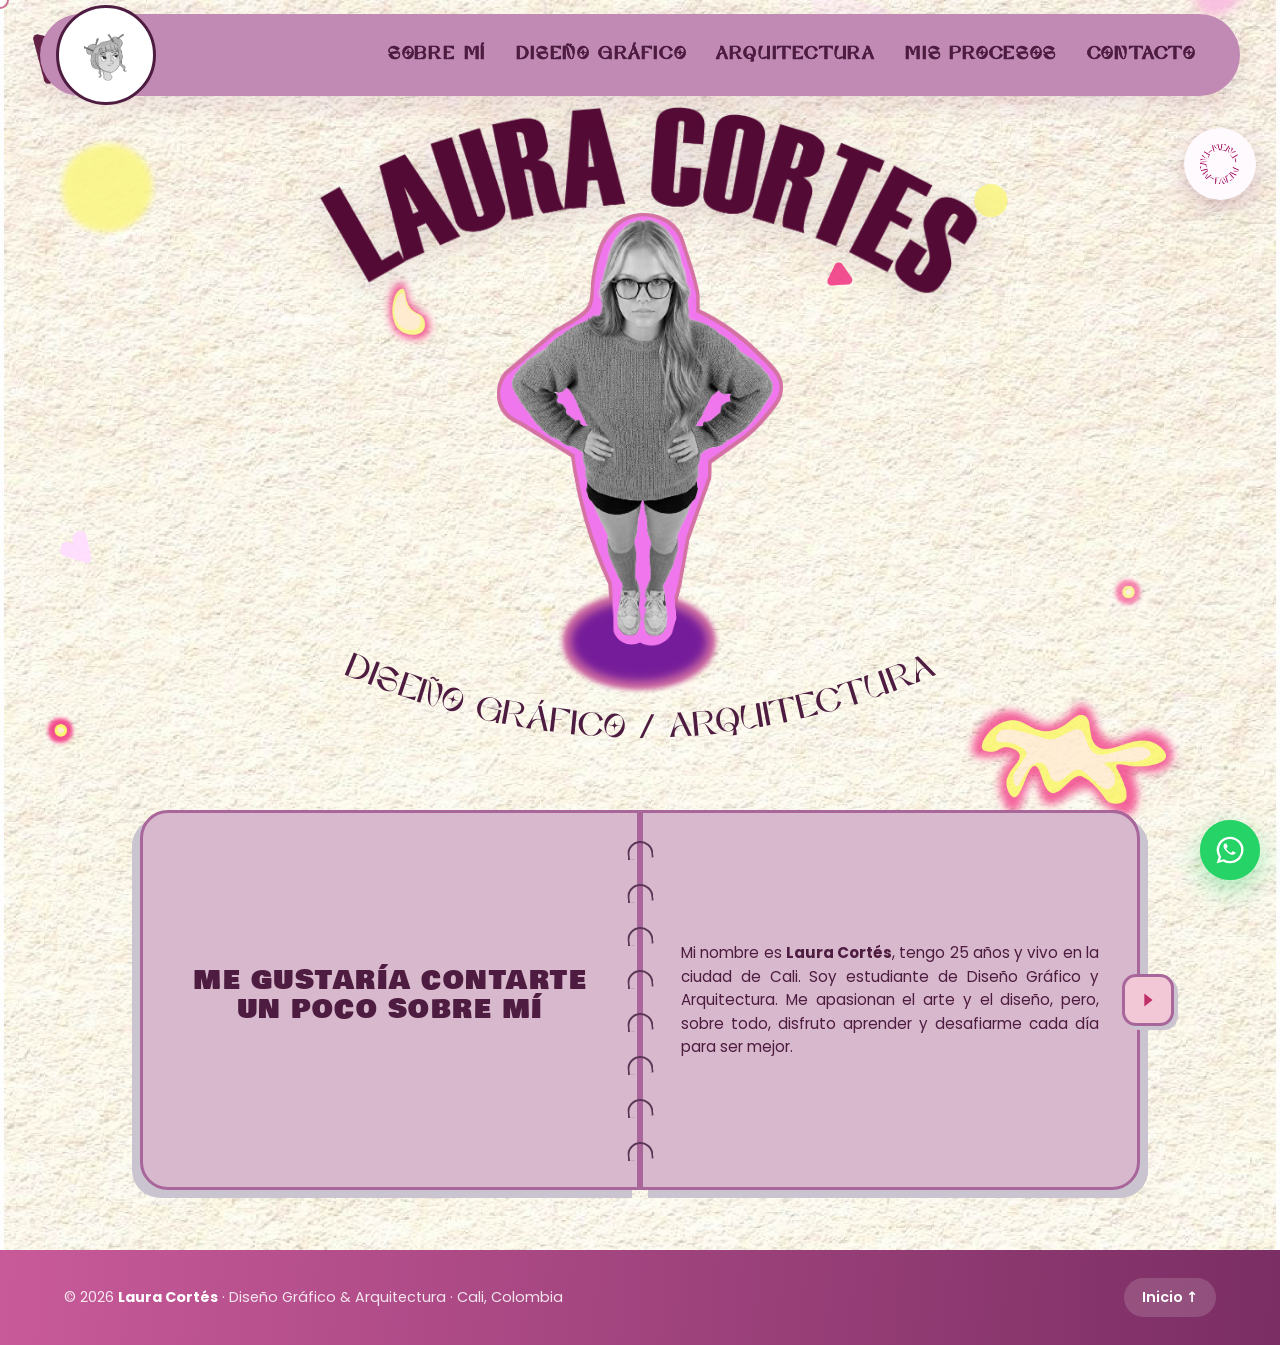
<file: index.html>
<!DOCTYPE html>
<!--
    ============================================================
    PÁGINA DE INICIO (HOME)
    Portafolio de Laura Cortés · Diseño Gráfico & Arquitectura
    Contenido: Hero de bienvenida + sección "Sobre mí" (libro)
    ============================================================
-->
<html lang="es">
<head>
    <!-- Configuración básica de la página -->
    <meta charset="UTF-8">
    <meta name="viewport" content="width=device-width, initial-scale=1.0">
    <title>Laura Cortés — Portafolio · Diseño Gráfico & Arquitectura</title>
    <meta name="description" content="Portafolio de Laura Cortés — Diseñadora Gráfica y Arquitecta en formación. Branding, ilustración, editorial, vivienda y espacio público desde Cali, Colombia.">
    <meta name="theme-color" content="#b878ad">
    <link rel="icon" href="img/mi-logo.ico.ico" type="image/x-icon">

    <!-- Tipografías de Google Fonts -->
    <link rel="preconnect" href="https://fonts.googleapis.com">
    <link rel="preconnect" href="https://fonts.gstatic.com" crossorigin>
    <link href="https://fonts.googleapis.com/css2?family=Abril+Fatface&family=Bowlby+One+SC&family=Caveat:wght@400;700&family=Oswald:wght@400;500;600;700&family=Playfair+Display:wght@400;700;900&family=Poppins:wght@300;400;500;600;700&display=swap" rel="stylesheet">

    <!-- Hoja de estilos del proyecto -->
    <link rel="stylesheet" href="css/styles.css">
</head>
<body>

    <!-- Detalles decorativos: punto que sigue el cursor y barra de progreso de scroll -->
    <div class="cursor-dot" aria-hidden="true"></div>
    <div class="progress-bar" id="progress-bar" aria-hidden="true"></div>

    <!-- ENCABEZADO Y BARRA DE NAVEGACIÓN PRINCIPAL -->
    <header class="header" id="header">
        <nav class="nav container" aria-label="Navegación principal">
            <a href="index.html" class="nav__logo" aria-label="Inicio">
                <img src="img/mi%20logo.png" alt="Logo Laura Cortés" />
                <span>Laura Cortés</span>
            </a>
            <ul class="nav__list" id="nav-menu">
                <li><a href="index.html" class="nav__link">Sobre mí</a></li>
                <li><a href="diseno-grafico.html" class="nav__link">Diseño Gráfico</a></li>
                <li><a href="arquitectura.html" class="nav__link">Arquitectura</a></li>
                <li><a href="procesos.html" class="nav__link">Mis Procesos</a></li>
                <li><a href="contacto.html" class="nav__link nav__link--cta">Contacto</a></li>
            </ul>
            <button class="nav__toggle" id="nav-toggle" aria-label="Abrir menú" aria-expanded="false">
                <span></span><span></span><span></span>
            </button>
        </nav>
    </header>

    <!-- Botón circular flotante que abre el menú lateral -->
    <button class="menu-fab" id="menu-fab" type="button" aria-label="Abrir menú" aria-controls="menu-drawer" aria-expanded="false">
        <img src="img/menu.png" alt="" />
    </button>

    <!-- MENÚ LATERAL (DRAWER) — se despliega al pulsar el botón circular -->
    <aside class="menu-drawer" id="menu-drawer" aria-hidden="true">
        <div class="menu-drawer__backdrop" id="menu-drawer-backdrop"></div>
        <div class="menu-drawer__panel">
            <button class="menu-drawer__close" id="menu-drawer-close" type="button" aria-label="Cerrar menú">×</button>
            <div class="menu-drawer__brand-arc" aria-hidden="true">
                <svg viewBox="0 0 400 110" preserveAspectRatio="xMidYMid meet">
                    <defs>
                        <path id="drawerBrandArc" d="M 20 90 Q 200 0 380 90" />
                    </defs>
                    <text>
                        <textPath href="#drawerBrandArc" startOffset="50%" text-anchor="middle">
                            LAURA CORTES
                        </textPath>
                    </text>
                </svg>
            </div>
            <div class="menu-drawer__avatar">
                <img src="img/mi%20logo.png" alt="Avatar Laura Cortés" />
            </div>
            <h2 class="menu-drawer__home">HOME</h2>
            <ul class="menu-drawer__list">
                <li><a href="index.html"      class="menu-drawer__link">SOBRE MI</a></li>
                <li><a href="diseno-grafico.html" class="menu-drawer__link">DISEÑO GRÁFICO</a></li>
                <li><a href="arquitectura.html"  class="menu-drawer__link">ARQUITECTURA</a></li>
                <li><a href="procesos.html"      class="menu-drawer__link">MIS PROCESOS</a></li>
                <li><a href="contacto.html"      class="menu-drawer__link">CONTACTO</a></li>
            </ul>
        </div>
    </aside>

    <!-- HERO — sección de bienvenida con foto, título y subtítulo en arco -->
    <section class="hero" id="home">
        <img class="hero__layer hero__layer--02" src="img/fondo-textura-degradado-02-01.png.jpg" alt="" aria-hidden="true" />
        <img class="hero__layer hero__layer--03" src="img/fondo-textura-degradado-03-01.png.jpg" alt="" aria-hidden="true" />
        <span class="hero__shapes" aria-hidden="true">
            <img src="img/formas1.png.png" alt="" />
        </span>

        <div class="hero__container container">
            <img src="img/titulo.png" alt="Laura Cortés" class="hero__title-img reveal" />

            <div class="hero__photo-wrap reveal" style="--d:.2s">
                <img src="img/laura-01.png" alt="Foto de Laura Cortés" class="hero__photo" />
            </div>

            <div class="hero__subtitle-arc reveal" style="--d:.4s" aria-hidden="true">
                <svg viewBox="0 0 1400 280" preserveAspectRatio="xMidYMid meet">
                    <defs>
                        <path id="subtitleArc" d="M 20 40 Q 700 340 1380 40" />
                    </defs>
                    <text>
                        <textPath href="#subtitleArc" startOffset="50%" text-anchor="middle">
                            DISEÑO GRÁFICO / ARQUITECTURA
                        </textPath>
                    </text>
                </svg>
            </div>
            <p class="visually-hidden">Diseño gráfico / Arquitectura</p>
        </div>
    </section>

    <!--
        SOBRE MÍ — Libro interactivo con páginas que se voltean
        Implementación 100% CSS usando radios ocultos (sin JavaScript)
    -->
    <section class="about section" id="sobre-mi">
        <div class="container">
            <div class="book" id="about-book">
                <input type="radio" id="book-spread-1" name="book-spread" checked>
                <input type="radio" id="book-spread-2" name="book-spread">
                <input type="radio" id="book-spread-3" name="book-spread">

                <div class="book__spiral" aria-hidden="true">
                    <span></span><span></span><span></span><span></span><span></span><span></span><span></span><span></span>
                </div>

                <div class="book__page book__page--1">
                    <div class="book__face">
                        <div class="book__content book__content--center">
                            <h3>ME GUSTARÍA CONTARTE<br>UN POCO SOBRE MÍ</h3>
                        </div>
                    </div>
                </div>

                <div class="book__page book__page--2">
                    <div class="book__face book__face--front">
                        <div class="book__content">
                            <p>Mi nombre es <strong>Laura Cortés</strong>, tengo 25 años y vivo en la ciudad de Cali. Soy estudiante de Diseño Gráfico y Arquitectura. Me apasionan el arte y el diseño, pero, sobre todo, disfruto aprender y desafiarme cada día para ser mejor.</p>
                        </div>
                    </div>
                    <div class="book__face book__face--back">
                        <div class="book__content book__content--center">
                            <h3>MIS HABILIDADES<br>TÉCNICAS</h3>
                        </div>
                    </div>
                </div>

                <div class="book__page book__page--3">
                    <div class="book__face book__face--front">
                        <div class="book__content">
                            <ul class="skills skills--book">
                                <li class="skill"><img src="img/iconos/illustreitor.png" alt="Illustrator" /></li>
                                <li class="skill"><img src="img/iconos/3dsmax.png" alt="3ds Max" /></li>
                                <li class="skill"><img src="img/iconos/photoshop.png" alt="Photoshop" /></li>
                                <li class="skill"><img src="img/iconos/indesing.png" alt="InDesign" /></li>
                                <li class="skill"><img src="img/iconos/adove xd.png" alt="Adobe XD" /></li>
                                <li class="skill"><img src="img/iconos/filmora14.png" alt="Filmora" /></li>
                                <li class="skill"><img src="img/iconos/figma%20..png" alt="Figma" /></li>
                                <li class="skill"><img src="img/iconos/revit.png" alt="Revit" /></li>
                                <li class="skill"><img src="img/iconos/autocad.png" alt="AutoCAD" /></li>
                                <li class="skill"><img src="img/iconos/rhino.png" alt="Rhino" /></li>
                            </ul>
                        </div>
                    </div>
                    <div class="book__face book__face--back">
                        <div class="book__content">
                            <h3>MI EXPERIENCIA</h3>
                            <p>Diseñadora en formación entre el gráfico y la arquitectura, convierto ideas en identidades con propósito. He trabajado como freelancer creando branding para marcas independientes y también he dado</p>
                        </div>
                    </div>
                </div>

                <div class="book__page book__page--4">
                    <div class="book__face">
                        <div class="book__content">
                            <p>vida a mi propio emprendimiento, desarrollando su universo visual y gestionando sus redes.</p>
                            <p>Me interesa explorar la creatividad como herramienta de solución, fortaleciendo mis procesos con formación en gestión del tiempo y pensamiento creativo.</p>
                        </div>
                    </div>
                </div>

                <label class="book__nav book__nav--next book__nav--to-2" for="book-spread-2" aria-label="Página siguiente">
                    <svg viewBox="0 0 24 24"><path fill="currentColor" d="M8 5v14l9-7-9-7z"/></svg>
                </label>
                <label class="book__nav book__nav--next book__nav--to-3" for="book-spread-3" aria-label="Página siguiente">
                    <svg viewBox="0 0 24 24"><path fill="currentColor" d="M8 5v14l9-7-9-7z"/></svg>
                </label>
                <label class="book__nav book__nav--prev book__nav--to-1" for="book-spread-1" aria-label="Página anterior">
                    <svg viewBox="0 0 24 24"><path fill="currentColor" d="M16 5 7 12l9 7V5z"/></svg>
                </label>
                <label class="book__nav book__nav--prev book__nav--to-2-prev" for="book-spread-2" aria-label="Página anterior">
                    <svg viewBox="0 0 24 24"><path fill="currentColor" d="M16 5 7 12l9 7V5z"/></svg>
                </label>
            </div>
        </div>
    </section>

    <!-- PIE DE PÁGINA -->
    <footer class="footer">
        <div class="container footer__row">
            <p>© <span id="year"></span> <strong>Laura Cortés</strong> · Diseño Gráfico & Arquitectura · Cali, Colombia</p>
            <a href="index.html" class="footer__top">Inicio ↑</a>
        </div>
    </footer>

    <!-- Botón flotante de WhatsApp en la esquina inferior -->
    <a class="wa-fab"
       href="https://wa.me/573012734251?text=%C2%A1Hola%20Laura!%20Vi%20tu%20portafolio%20y%20me%20gustar%C3%ADa%20conversar%20sobre%20un%20proyecto."
       target="_blank" rel="noopener"
       aria-label="Escribir por WhatsApp">
        <span class="wa-fab__pulse" aria-hidden="true"></span>
        <svg class="wa-fab__icon" viewBox="0 0 24 24" aria-hidden="true">
            <path fill="currentColor" d="M19.05 4.91A10 10 0 0 0 12 2a10 10 0 0 0-8.5 15.18L2 22l4.93-1.46A10 10 0 0 0 12 22a10 10 0 0 0 7.07-17.09ZM12 20.25a8.27 8.27 0 0 1-4.21-1.15l-.3-.18-2.93.86.88-2.85-.2-.3a8.27 8.27 0 1 1 6.76 3.62Zm4.55-6.18-.55-.27c-.74-.37-1.47-.74-1.69-.81-.22-.06-.39-.09-.55.1-.16.18-.6.74-.74.9-.13.16-.27.18-.51.06-.74-.37-1.39-.7-1.99-1.27-.5-.46-.84-1.03-1.13-1.6-.2-.39-.04-.6.12-.77.16-.16.37-.42.55-.63.06-.07.11-.18.16-.27.05-.09.04-.18 0-.27-.04-.09-.55-1.32-.76-1.81-.17-.4-.35-.34-.51-.34l-.43-.01a.83.83 0 0 0-.6.27c-.21.21-.78.76-.78 1.86s.8 2.16.91 2.31c.11.16 1.59 2.43 3.86 3.41 1.85.71 2.22.59 2.62.55.4-.04 1.27-.52 1.45-1.02.18-.5.18-.93.13-1.02-.05-.09-.18-.13-.39-.22Z"/>
        </svg>
        <span class="wa-fab__tooltip">Escríbeme por WhatsApp</span>
    </a>

    <!-- Script con interacciones: menú, año, animaciones de aparición -->
    <script src="js/script.js"></script>
</body>
</html>
</file>
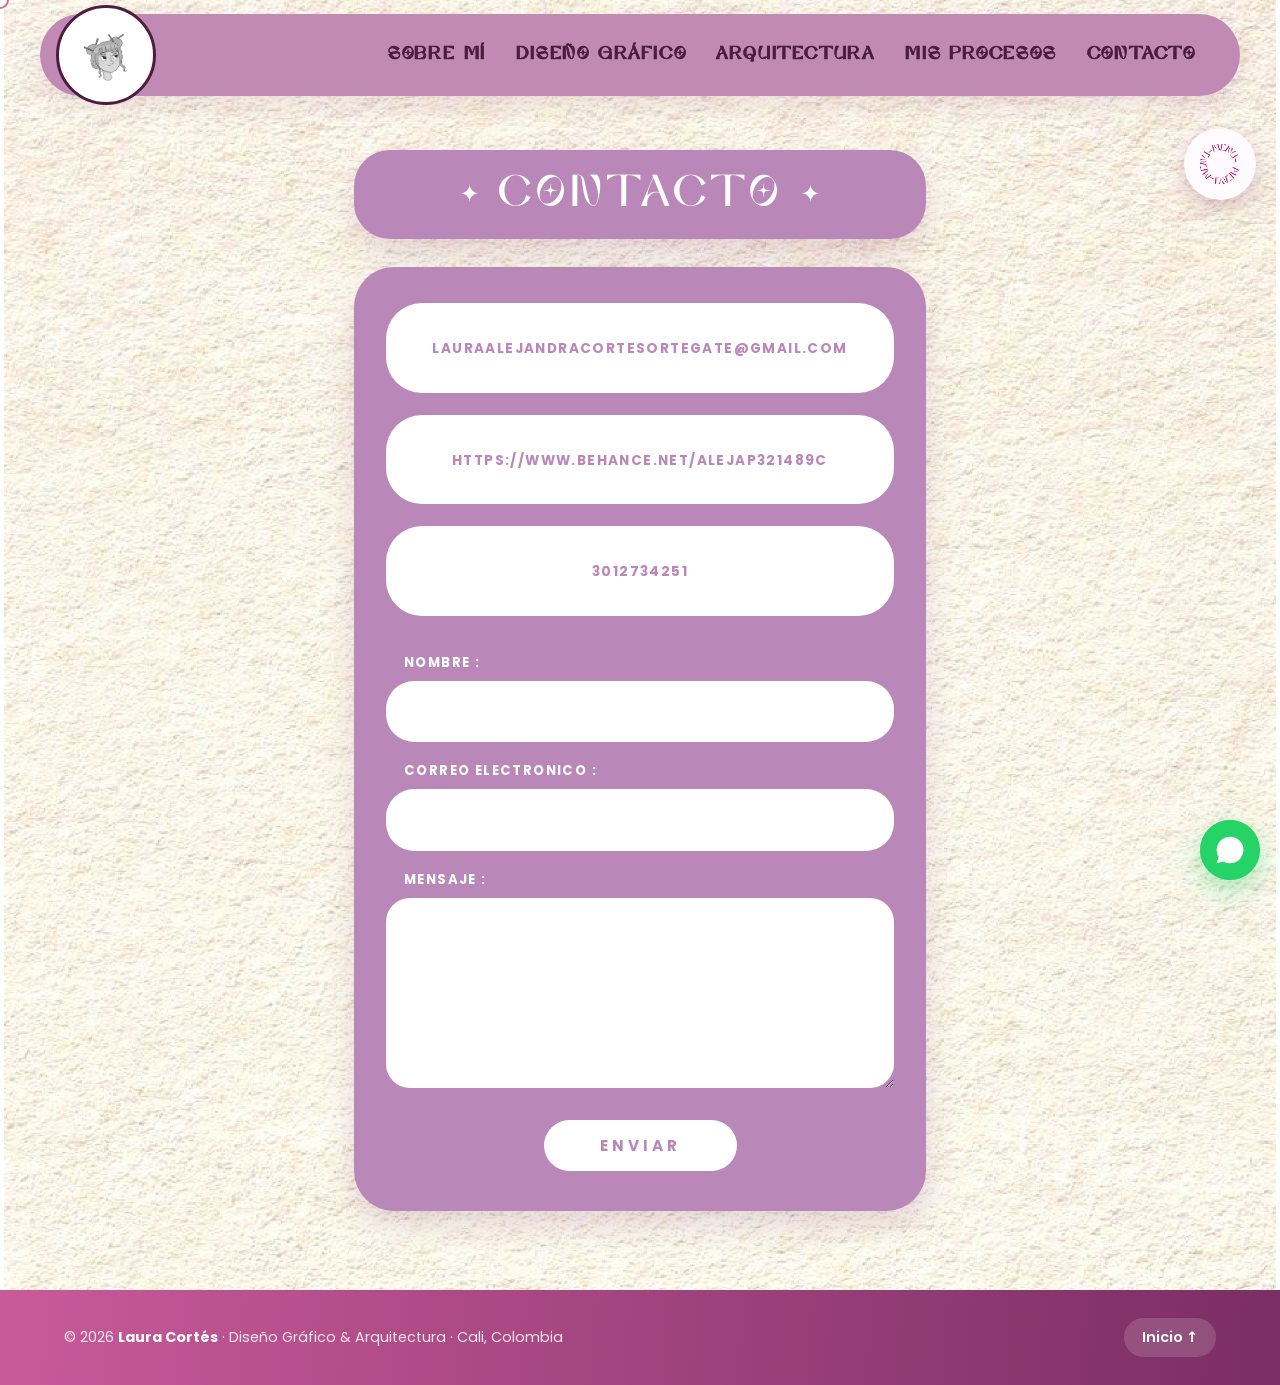
<file: contacto.html>
<!DOCTYPE html>
<!--
    ============================================================
    PÁGINA DE CONTACTO
    Datos de contacto (email, Behance, WhatsApp) y formulario
    para que los visitantes envíen mensajes a Laura Cortés
    ============================================================
-->
<html lang="es">
<head>
    <!-- Configuración básica de la página -->
    <meta charset="UTF-8">
    <meta name="viewport" content="width=device-width, initial-scale=1.0">
    <title>Contacto — Laura Cortés</title>
    <meta name="description" content="Contacta a Laura Cortés — WhatsApp, email y Behance.">
    <meta name="theme-color" content="#b878ad">
    <link rel="icon" href="img/mi-logo.ico.ico" type="image/x-icon">

    <!-- Tipografías de Google Fonts -->
    <link rel="preconnect" href="https://fonts.googleapis.com">
    <link rel="preconnect" href="https://fonts.gstatic.com" crossorigin>
    <link href="https://fonts.googleapis.com/css2?family=Abril+Fatface&family=Bowlby+One+SC&family=Caveat:wght@400;700&family=Oswald:wght@400;500;600;700&family=Playfair+Display:wght@400;700;900&family=Poppins:wght@300;400;500;600;700&display=swap" rel="stylesheet">

    <!-- Hoja de estilos del proyecto -->
    <link rel="stylesheet" href="css/styles.css">
</head>
<body>

    <!-- Detalles decorativos: punto que sigue el cursor y barra de progreso de scroll -->
    <div class="cursor-dot" aria-hidden="true"></div>
    <div class="progress-bar" id="progress-bar" aria-hidden="true"></div>

    <!-- ENCABEZADO Y BARRA DE NAVEGACIÓN PRINCIPAL -->
    <header class="header" id="header">
        <nav class="nav container" aria-label="Navegación principal">
            <a href="index.html" class="nav__logo" aria-label="Inicio">
                <img src="img/mi%20logo.png" alt="Logo Laura Cortés" />
                <span>Laura Cortés</span>
            </a>
            <ul class="nav__list" id="nav-menu">
                <li><a href="index.html" class="nav__link">Sobre mí</a></li>
                <li><a href="diseno-grafico.html" class="nav__link">Diseño Gráfico</a></li>
                <li><a href="arquitectura.html" class="nav__link">Arquitectura</a></li>
                <li><a href="procesos.html" class="nav__link">Mis Procesos</a></li>
                <li><a href="contacto.html" class="nav__link nav__link--cta active">Contacto</a></li>
            </ul>
            <button class="nav__toggle" id="nav-toggle" aria-label="Abrir menú" aria-expanded="false">
                <span></span><span></span><span></span>
            </button>
        </nav>
    </header>

    <!-- Botón circular flotante que abre el menú lateral -->
    <button class="menu-fab" id="menu-fab" type="button" aria-label="Abrir menú" aria-controls="menu-drawer" aria-expanded="false">
        <img src="img/menu.png" alt="" />
    </button>

    <!-- MENÚ LATERAL (DRAWER) — se despliega al pulsar el botón circular -->
    <aside class="menu-drawer" id="menu-drawer" aria-hidden="true">
        <div class="menu-drawer__backdrop" id="menu-drawer-backdrop"></div>
        <div class="menu-drawer__panel">
            <button class="menu-drawer__close" id="menu-drawer-close" type="button" aria-label="Cerrar menú">×</button>
            <div class="menu-drawer__brand-arc" aria-hidden="true">
                <svg viewBox="0 0 400 110" preserveAspectRatio="xMidYMid meet">
                    <defs>
                        <path id="drawerBrandArc" d="M 20 90 Q 200 0 380 90" />
                    </defs>
                    <text>
                        <textPath href="#drawerBrandArc" startOffset="50%" text-anchor="middle">LAURA CORTES</textPath>
                    </text>
                </svg>
            </div>
            <div class="menu-drawer__avatar">
                <img src="img/mi%20logo.png" alt="Avatar Laura Cortés" />
            </div>
            <h2 class="menu-drawer__home">HOME</h2>
            <ul class="menu-drawer__list">
                <li><a href="index.html"      class="menu-drawer__link">SOBRE MI</a></li>
                <li><a href="diseno-grafico.html" class="menu-drawer__link">DISEÑO GRÁFICO</a></li>
                <li><a href="arquitectura.html"  class="menu-drawer__link">ARQUITECTURA</a></li>
                <li><a href="procesos.html"      class="menu-drawer__link">MIS PROCESOS</a></li>
                <li><a href="contacto.html"      class="menu-drawer__link">CONTACTO</a></li>
            </ul>
        </div>
    </aside>

    <!-- CONTENIDO PRINCIPAL — Pill de título + tarjetas con datos + formulario -->
    <main class="page-main">
        <section class="contact-page section" id="contacto">
            <div class="container contact-page__wrap">

                <!-- Pill morada con el título "CONTACTO" -->
                <div class="contact-page__title reveal-up">
                    <span class="contact-page__sparkle" aria-hidden="true">✦</span>
                    <h2>CONTACTO</h2>
                    <span class="contact-page__sparkle" aria-hidden="true">✦</span>
                </div>

                <!-- Contenedor grande morado con la información y el formulario -->
                <div class="contact-page__body reveal-up">

                    <!-- Tarjetas blancas con los datos de contacto -->
                    <ul class="contact-page__info">
                        <li>
                            <a href="mailto:lauraalejandracortesortegate@gmail.com">LAURAALEJANDRACORTESORTEGATE@GMAIL.COM</a>
                        </li>
                        <li>
                            <a href="https://www.behance.net/alejap321489c" target="_blank" rel="noopener">HTTPS://WWW.BEHANCE.NET/ALEJAP321489C</a>
                        </li>
                        <li>
                            <a href="https://wa.me/573012734251" target="_blank" rel="noopener">3012734251</a>
                        </li>
                    </ul>

                    <!-- Formulario de mensaje (al enviar abre el cliente de correo) -->
                    <form class="contact-form" action="mailto:lauraalejandracortesortegate@gmail.com" method="post" enctype="text/plain">
                        <div class="contact-form__field">
                            <label for="contact-nombre">NOMBRE :</label>
                            <input type="text" id="contact-nombre" name="nombre" required />
                        </div>
                        <div class="contact-form__field">
                            <label for="contact-email">CORREO ELECTRONICO :</label>
                            <input type="email" id="contact-email" name="email" required />
                        </div>
                        <div class="contact-form__field">
                            <label for="contact-mensaje">MENSAJE :</label>
                            <textarea id="contact-mensaje" name="mensaje" rows="6" required></textarea>
                        </div>
                        <button type="submit" class="contact-form__submit">ENVIAR</button>
                    </form>
                </div>
            </div>
        </section>
    </main>

    <!-- PIE DE PÁGINA -->
    <footer class="footer">
        <div class="container footer__row">
            <p>© <span id="year"></span> <strong>Laura Cortés</strong> · Diseño Gráfico & Arquitectura · Cali, Colombia</p>
            <a href="index.html" class="footer__top">Inicio ↑</a>
        </div>
    </footer>

    <!-- Botón flotante de WhatsApp en la esquina inferior -->
    <a class="wa-fab"
       href="https://wa.me/573012734251?text=%C2%A1Hola%20Laura!%20Vi%20tu%20portafolio%20y%20me%20gustar%C3%ADa%20conversar%20sobre%20un%20proyecto."
       target="_blank" rel="noopener"
       aria-label="Escribir por WhatsApp">
        <span class="wa-fab__pulse" aria-hidden="true"></span>
        <svg class="wa-fab__icon" viewBox="0 0 24 24" aria-hidden="true">
            <path fill="currentColor" d="M19.05 4.91A10 10 0 0 0 12 2a10 10 0 0 0-8.5 15.18L2 22l4.93-1.46A10 10 0 0 0 12 22a10 10 0 0 0 7.07-17.09Z"/></svg>
        <span class="wa-fab__tooltip">Escríbeme por WhatsApp</span>
    </a>

    <!-- Script con interacciones: menú, año, animaciones de aparición -->
    <script src="js/script.js"></script>
</body>
</html>
</file>
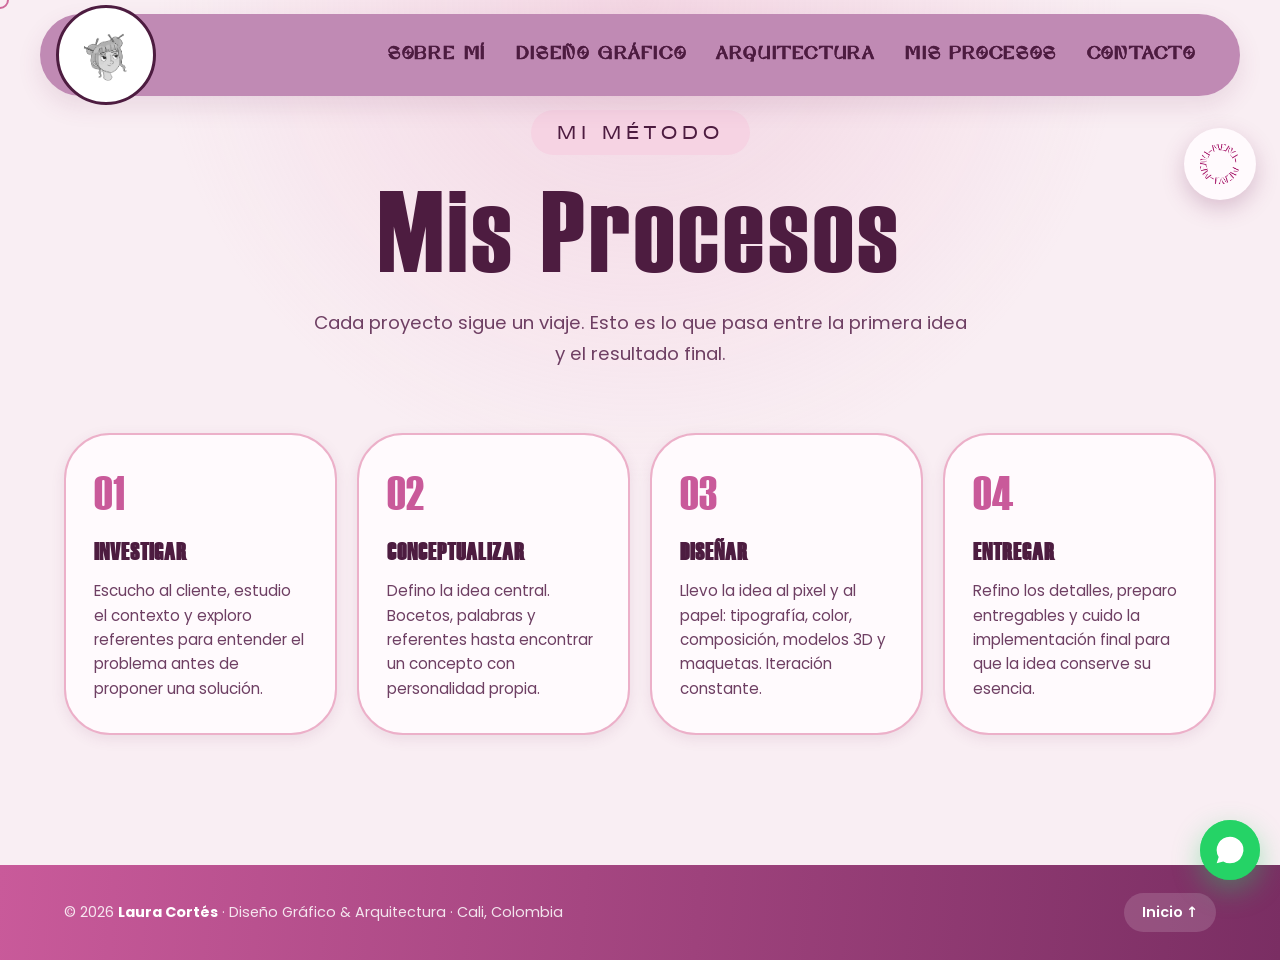
<file: procesos.html>
<!DOCTYPE html>
<!--
    ============================================================
    PÁGINA "MIS PROCESOS"
    Método creativo de Laura Cortés en 4 pasos:
    Investigar · Conceptualizar · Diseñar · Entregar
    ============================================================
-->
<html lang="es">
<head>
    <!-- Configuración básica de la página -->
    <meta charset="UTF-8">
    <meta name="viewport" content="width=device-width, initial-scale=1.0">
    <title>Mis Procesos — Laura Cortés</title>
    <meta name="description" content="Mi método creativo: investigar, conceptualizar, diseñar y entregar.">
    <meta name="theme-color" content="#b878ad">
    <link rel="icon" href="img/mi-logo.ico.ico" type="image/x-icon">

    <!-- Tipografías de Google Fonts -->
    <link rel="preconnect" href="https://fonts.googleapis.com">
    <link rel="preconnect" href="https://fonts.gstatic.com" crossorigin>
    <link href="https://fonts.googleapis.com/css2?family=Abril+Fatface&family=Bowlby+One+SC&family=Caveat:wght@400;700&family=Oswald:wght@400;500;600;700&family=Playfair+Display:wght@400;700;900&family=Poppins:wght@300;400;500;600;700&display=swap" rel="stylesheet">

    <!-- Hoja de estilos del proyecto -->
    <link rel="stylesheet" href="css/styles.css">
</head>
<body>

    <!-- Detalles decorativos: punto que sigue el cursor y barra de progreso de scroll -->
    <div class="cursor-dot" aria-hidden="true"></div>
    <div class="progress-bar" id="progress-bar" aria-hidden="true"></div>

    <!-- ENCABEZADO Y BARRA DE NAVEGACIÓN PRINCIPAL -->
    <header class="header" id="header">
        <nav class="nav container" aria-label="Navegación principal">
            <a href="index.html" class="nav__logo" aria-label="Inicio">
                <img src="img/mi%20logo.png" alt="Logo Laura Cortés" />
                <span>Laura Cortés</span>
            </a>
            <ul class="nav__list" id="nav-menu">
                <li><a href="index.html" class="nav__link">Sobre mí</a></li>
                <li><a href="diseno-grafico.html" class="nav__link">Diseño Gráfico</a></li>
                <li><a href="arquitectura.html" class="nav__link">Arquitectura</a></li>
                <li><a href="procesos.html" class="nav__link active">Mis Procesos</a></li>
                <li><a href="contacto.html" class="nav__link nav__link--cta">Contacto</a></li>
            </ul>
            <button class="nav__toggle" id="nav-toggle" aria-label="Abrir menú" aria-expanded="false">
                <span></span><span></span><span></span>
            </button>
        </nav>
    </header>

    <!-- Botón circular flotante que abre el menú lateral -->
    <button class="menu-fab" id="menu-fab" type="button" aria-label="Abrir menú" aria-controls="menu-drawer" aria-expanded="false">
        <img src="img/menu.png" alt="" />
    </button>

    <!-- MENÚ LATERAL (DRAWER) — se despliega al pulsar el botón circular -->
    <aside class="menu-drawer" id="menu-drawer" aria-hidden="true">
        <div class="menu-drawer__backdrop" id="menu-drawer-backdrop"></div>
        <div class="menu-drawer__panel">
            <button class="menu-drawer__close" id="menu-drawer-close" type="button" aria-label="Cerrar menú">×</button>
            <div class="menu-drawer__brand-arc" aria-hidden="true">
                <svg viewBox="0 0 400 110" preserveAspectRatio="xMidYMid meet">
                    <defs>
                        <path id="drawerBrandArc" d="M 20 90 Q 200 0 380 90" />
                    </defs>
                    <text>
                        <textPath href="#drawerBrandArc" startOffset="50%" text-anchor="middle">LAURA CORTES</textPath>
                    </text>
                </svg>
            </div>
            <div class="menu-drawer__avatar">
                <img src="img/mi%20logo.png" alt="Avatar Laura Cortés" />
            </div>
            <h2 class="menu-drawer__home">HOME</h2>
            <ul class="menu-drawer__list">
                <li><a href="index.html"      class="menu-drawer__link">SOBRE MI</a></li>
                <li><a href="diseno-grafico.html" class="menu-drawer__link">DISEÑO GRÁFICO</a></li>
                <li><a href="arquitectura.html"  class="menu-drawer__link">ARQUITECTURA</a></li>
                <li><a href="procesos.html"      class="menu-drawer__link">MIS PROCESOS</a></li>
                <li><a href="contacto.html"      class="menu-drawer__link">CONTACTO</a></li>
            </ul>
        </div>
    </aside>

    <!-- CONTENIDO PRINCIPAL — Lista numerada con los 4 pasos del método -->
    <main class="page-main">
        <section class="process section" id="procesos">
            <div class="container">
                <header class="section__header section__header--center">
                    <span class="section__kicker">Mi método</span>
                    <h2 class="section__title section__title--xl">Mis Procesos</h2>
                    <p class="section__lead">Cada proyecto sigue un viaje. Esto es lo que pasa entre la primera idea y el resultado final.</p>
                </header>

                <ol class="process__steps">
                    <li class="process__step reveal-up">
                        <span class="process__num">01</span>
                        <h3>Investigar</h3>
                        <p>Escucho al cliente, estudio el contexto y exploro referentes para entender el problema antes de proponer una solución.</p>
                    </li>
                    <li class="process__step reveal-up" style="--d:.1s">
                        <span class="process__num">02</span>
                        <h3>Conceptualizar</h3>
                        <p>Defino la idea central. Bocetos, palabras y referentes hasta encontrar un concepto con personalidad propia.</p>
                    </li>
                    <li class="process__step reveal-up" style="--d:.2s">
                        <span class="process__num">03</span>
                        <h3>Diseñar</h3>
                        <p>Llevo la idea al pixel y al papel: tipografía, color, composición, modelos 3D y maquetas. Iteración constante.</p>
                    </li>
                    <li class="process__step reveal-up" style="--d:.3s">
                        <span class="process__num">04</span>
                        <h3>Entregar</h3>
                        <p>Refino los detalles, preparo entregables y cuido la implementación final para que la idea conserve su esencia.</p>
                    </li>
                </ol>
            </div>
        </section>
    </main>

    <!-- PIE DE PÁGINA -->
    <footer class="footer">
        <div class="container footer__row">
            <p>© <span id="year"></span> <strong>Laura Cortés</strong> · Diseño Gráfico & Arquitectura · Cali, Colombia</p>
            <a href="index.html" class="footer__top">Inicio ↑</a>
        </div>
    </footer>

    <!-- Botón flotante de WhatsApp en la esquina inferior -->
    <a class="wa-fab"
       href="https://wa.me/573012734251?text=%C2%A1Hola%20Laura!%20Vi%20tu%20portafolio%20y%20me%20gustar%C3%ADa%20conversar%20sobre%20un%20proyecto."
       target="_blank" rel="noopener"
       aria-label="Escribir por WhatsApp">
        <span class="wa-fab__pulse" aria-hidden="true"></span>
        <svg class="wa-fab__icon" viewBox="0 0 24 24" aria-hidden="true">
            <path fill="currentColor" d="M19.05 4.91A10 10 0 0 0 12 2a10 10 0 0 0-8.5 15.18L2 22l4.93-1.46A10 10 0 0 0 12 22a10 10 0 0 0 7.07-17.09Z"/>
        </svg>
        <span class="wa-fab__tooltip">Escríbeme por WhatsApp</span>
    </a>

    <!-- Script con interacciones: menú, año, animaciones de aparición -->
    <script src="js/script.js"></script>
</body>
</html>
</file>
<file: css/styles.css>
/* ============================================================
   LAURA CORTÉS · PORTAFOLIO — HOJA DE ESTILOS
   ------------------------------------------------------------
   Estructura del archivo:
     1. Tipografías personalizadas (@font-face)
     2. Tokens de diseño (variables :root)
     3. Reset y estilos base
     4. Componentes globales (header, drawer, footer, botones)
     5. Hero y sección "Sobre mí"
     6. Layout de proyectos (tarjetas y collages)
     7. Sección de contacto
     8. Procesos
     9. Utilidades, animaciones y media queries
   ============================================================ */

/* ---------- Custom fonts (titulares y editorial) ---------- */
@font-face {
    font-family: "Hatten";
    src: url("../fonts/Hatten.ttf") format("truetype");
    font-weight: 400;
    font-style: normal;
    font-display: swap;
}
@font-face {
    font-family: "Swisse";
    src: url("../fonts/Swisse.ttf") format("truetype");
    font-weight: 400;
    font-style: normal;
    font-display: swap;
}
@font-face {
    font-family: "Amoria";
    src: url("../fonts/Amoria.otf") format("opentype");
    font-weight: 400;
    font-style: normal;
    font-display: swap;
}

/* ---------- Tokens (rediseño "sticker" rosa) ---------- */
:root {
    --bg: #f9eef3;            /* fondo crema/rosado claro */
    --bg-soft: #f6dfe9;       /* rosa muy suave */
    --bg-pink: #f2c5d8;       /* rosa medio (cards) */
    --bg-pink-2: #ecb0c9;     /* rosa más fuerte */
    --bg-deep: #3a1e34;

    --primary: #c95a9a;        /* magenta principal de la barra */
    --primary-2: #d472a3;      /* rosa caliente acento */
    --primary-dark: #7a2e63;   /* magenta profundo */
    --primary-darker: #4d1c40; /* tinta */
    --primary-light: #f6d3e3;  /* rosa pastel suave */
    --primary-bubble: #e7a7c4; /* rosa "chicle" para tarjetas */
    --line: #ecb6d0;

    --white: #fffafd;
    --text: #3d1d3a;
    --text-soft: #6e3f63;
    --text-mute: #a37e96;

    --shadow-sm: 0 4px 14px rgba(122, 46, 99, .10);
    --shadow-md: 0 14px 32px rgba(122, 46, 99, .14);
    --shadow-lg: 0 24px 60px rgba(122, 46, 99, .18);
    --shadow-pill: 0 10px 24px rgba(122, 46, 99, .12);

    --radius-sm: 14px;
    --radius: 28px;
    --radius-lg: 46px;
    --radius-xl: 90px;        /* píldoras tipo "sticker" */
    --radius-pill: 999px;

    /* HATTEN — display principal (LAURA CORTES, PROYECTOS, CIENAGA VIVA) */
    --font-display: "Hatten", "Amoria", "Abril Fatface", "Playfair Display", Georgia, serif;
    /* SWISSE — editorial / titulares secundarios (DISEÑO GRÁFICO / ARQUITECTURA) */
    --font-serif: "Swisse", "Hatten", "Playfair Display", Georgia, serif;
    --font-script: "Caveat", cursive;
    --font-body: "Poppins", system-ui, -apple-system, "Segoe UI", sans-serif;

    --container: 1200px;
    --header-h: 110px;

    --ease: cubic-bezier(.2,.7,.2,1);
}

/* ---------- Reset / base ---------- */
* { box-sizing: border-box; margin: 0; padding: 0; }
*::selection { background: var(--primary-2); color: #fff; }
html { scroll-behavior: smooth; -webkit-text-size-adjust: 100%; }
body {
    font-family: var(--font-body);
    color: var(--text);
    line-height: 1.6;
    overflow-x: hidden;
    background:
        url('../img/fondo-textura-01.jpg') center top / cover no-repeat fixed,
        radial-gradient(circle at 10% 0%, rgba(201, 90, 154, .12) 0, transparent 45%) fixed,
        radial-gradient(circle at 92% 18%, rgba(231, 167, 196, .35) 0, transparent 45%) fixed,
        radial-gradient(circle at 50% 100%, rgba(246, 211, 227, .55) 0, transparent 55%) fixed,
        var(--bg);
}
/* Pequeños puntos / estrellas decorativas usadas en varias secciones */
.deco-dots::before,
.deco-dots::after {
    content: "";
    position: absolute;
    width: 10px; height: 10px; border-radius: 50%;
    background: var(--primary-2);
    opacity: .5;
    pointer-events: none;
}
.deco-dots::before { top: 14px; right: 38px; }
.deco-dots::after  { top: 30px; right: 16px; background: var(--primary-dark); }
img { max-width: 100%; display: block; }
a { color: inherit; text-decoration: none; transition: color .25s var(--ease); }
ul { list-style: none; }
button { font-family: inherit; cursor: pointer; border: 0; background: none; }
input, textarea, select { font: inherit; color: inherit; }

.container {
    width: min(100%, var(--container));
    margin-inline: auto;
    padding-inline: 24px;
}

/* ---------- Cursor dot (pretty hover) ---------- */
.cursor-dot {
    position: fixed; top: 0; left: 0;
    width: 18px; height: 18px;
    border: 2px solid var(--primary-2);
    border-radius: 50%;
    pointer-events: none;
    transform: translate(-50%, -50%);
    transition: transform .15s var(--ease), background .2s var(--ease), border-color .2s, opacity .2s;
    z-index: 9999;
    mix-blend-mode: multiply;
    opacity: 0;
}
@media (hover: hover) {
    .cursor-dot { opacity: 1; }
    body.cursor-active .cursor-dot { transform: translate(-50%, -50%) scale(1.8); background: var(--primary-2); }
}

/* ---------- Top progress ---------- */
.progress-bar {
    position: fixed; top: 0; left: 0;
    width: 0%; height: 3px;
    background: linear-gradient(90deg, var(--primary), var(--primary-2));
    z-index: 1000;
    transition: width .12s linear;
}

/* ---------- Header (barra magenta tipo "sticker") ---------- */
.header {
    position: fixed; top: 0; left: 0; right: 0;
    height: var(--header-h);
    z-index: 100;
    background: transparent;
    transition: background .3s var(--ease), box-shadow .3s;
    padding: 14px 0;
}
.header::before {
    content: "";
    position: absolute;
    top: 14px;
    left: 50%;
    transform: translateX(-50%);
    width: min(100%, var(--container));
    height: 82px;
    background: #c08ab4;
    border-radius: var(--radius-pill);
    box-shadow: var(--shadow-pill);
    z-index: 0;
    transition: opacity .3s var(--ease);
}
.header.scrolled::before {
    box-shadow: 0 14px 32px rgba(122, 46, 99, .25);
}
.nav {
    display: flex; align-items: center; justify-content: space-between;
    height: 100%;
    position: relative;
    z-index: 2;
}
.nav__logo {
    display: flex; align-items: center; gap: 14px;
    font-family: var(--font-display);
    font-size: 1.75rem;
    letter-spacing: .5px;
    color: #fff;
    padding: 0;
    margin-left: -8px;
    position: relative;
    z-index: 5;
    flex-shrink: 0;
    transition: transform .25s var(--ease);
}
.nav__logo:hover { transform: scale(1.04); }
.nav__logo img {
    width: 100px; height: 100px;
    object-fit: contain;
    background: #fff;
    border-radius: 50%;
    padding: 4px;
    box-shadow: none;
    border: 3px solid var(--primary-darker);
    display: block;
    position: relative;
    z-index: 5;
}
.nav__logo span { display: none; }

@media (max-width: 600px) {
    .nav__logo img { width: 60px; height: 60px; padding: 4px; border-width: 2px; }
    .nav__logo { font-size: 1.15rem; gap: 10px; }
}
.nav__list {
    display: flex; align-items: center; gap: 22px;
    padding-right: 16px;
    flex-wrap: nowrap;
}
.nav__link {
    display: inline-flex; align-items: center;
    padding: 10px 4px;
    border-radius: 999px;
    font-family: "Amoria", "Hatten", "Playfair Display", Georgia, serif;
    font-size: 1.1rem;
    font-weight: 700;
    letter-spacing: 1.8px;
    text-transform: uppercase;
    color: var(--primary-darker);
    position: relative;
    white-space: nowrap;
    -webkit-text-stroke: .4px var(--primary-darker);
    text-shadow: 0 0 .4px var(--primary-darker);
    transition: color .2s var(--ease), transform .2s var(--ease);
}
.nav__link:hover { color: var(--primary-darker); transform: translateY(-1px); background: transparent; }
.nav__link.active {
    color: var(--primary-darker);
    background: transparent;
    box-shadow: none;
}
.nav__link.active::after {
    content: "";
    position: absolute;
    left: 4px; right: 4px;
    bottom: 4px;
    height: 3px;
    background: var(--primary-darker);
    border-radius: 2px;
}
.nav__link--cta {
    background: transparent;
    color: var(--primary-darker) !important;
    padding: 10px 4px;
}
.nav__link--cta:hover { background: transparent; color: var(--primary-darker) !important; }
.nav__toggle {
    display: none;
    width: 44px; height: 44px;
    flex-direction: column; gap: 5px;
    align-items: center; justify-content: center;
    border-radius: 12px;
}
.nav__toggle span {
    width: 22px; height: 2px;
    background: var(--primary-darker);
    transition: transform .3s var(--ease), opacity .2s;
    border-radius: 2px;
}
.nav__toggle.is-open span:nth-child(1) { transform: translateY(7px) rotate(45deg); }
.nav__toggle.is-open span:nth-child(2) { opacity: 0; }
.nav__toggle.is-open span:nth-child(3) { transform: translateY(-7px) rotate(-45deg); }

/* En pantallas medianas, ajusto tamaño y gap antes de pasar al menú móvil */
@media (max-width: 1180px) {
    .nav__list { gap: 16px; padding-right: 12px; }
    .nav__link { font-size: 1rem; letter-spacing: 1.4px; }
    .nav__logo img { width: 90px; height: 90px; }
}
@media (max-width: 980px) {
    .nav__list { gap: 12px; padding-right: 10px; }
    .nav__link { font-size: .9rem; letter-spacing: 1.2px; }
    .nav__logo img { width: 80px; height: 80px; }
}
@media (max-width: 880px) {
    .nav__toggle { display: flex; }
    .nav__list {
        position: fixed;
        top: var(--header-h); left: 16px; right: 16px;
        background: #c08ab4;
        flex-direction: column;
        align-items: stretch;
        padding: 18px 18px 26px;
        gap: 4px;
        transform: translateY(-120%);
        transition: transform .35s var(--ease);
        border-radius: 0 0 var(--radius) var(--radius);
        box-shadow: var(--shadow-md);
    }
    .nav__list.is-open { transform: translateY(0); }
    .nav__link { padding: 14px 18px; color: var(--primary-darker); font-size: 1.3rem; }
    .nav__link.active { color: var(--primary-darker); }
    .nav__link.active::after { display: none; }
}

/* =============================================
   MENU FAB (botón circular siempre visible) + DRAWER lateral
   ============================================= */
.menu-fab {
    position: fixed;
    top: calc(var(--header-h) + 18px);
    right: 24px;
    width: 72px; height: 72px;
    border-radius: 50%;
    background: var(--white);
    border: 0;
    box-shadow: 0 8px 22px rgba(122, 46, 99, .25);
    z-index: 90;
    cursor: pointer;
    transition: transform .25s var(--ease), box-shadow .25s var(--ease);
    padding: 8px;
    overflow: visible;
}
.menu-fab img {
    width: 100%; height: 100%;
    object-fit: contain;
    animation: menuFabSpin 16s linear infinite;
}
.menu-fab:hover { transform: scale(1.06) rotate(-4deg); box-shadow: 0 12px 28px rgba(122, 46, 99, .32); }
.menu-fab.is-active { transform: rotate(180deg); }
@keyframes menuFabSpin { to { transform: rotate(360deg); } }
.menu-fab:hover img,
.menu-fab.is-active img { animation-play-state: paused; }

/* Drawer lateral */
.menu-drawer {
    position: fixed; inset: 0;
    z-index: 200;
    visibility: hidden;
    pointer-events: none;
}
.menu-drawer.is-open { visibility: visible; pointer-events: auto; }
.menu-drawer__backdrop {
    position: absolute; inset: 0;
    background: rgba(45, 28, 64, .55);
    opacity: 0;
    transition: opacity .35s var(--ease);
    z-index: 1;
}
.menu-drawer.is-open .menu-drawer__backdrop { opacity: 1; }

.menu-drawer__panel {
    position: absolute;
    top: 0; right: 0; bottom: 0;
    width: min(440px, 94vw);
    background: #c08ab4;
    padding: 36px 40px 44px;
    transform: translateX(110%);
    transition: transform .45s cubic-bezier(.5,.15,.2,1);
    box-shadow: -10px 0 40px rgba(77, 28, 64, .25);
    overflow-y: auto;
    border-radius: 32px 0 0 32px;
    display: flex; flex-direction: column;
    align-items: center;
    z-index: 2;
    isolation: isolate;
}
.menu-drawer.is-open .menu-drawer__panel { transform: translateX(0); }

.menu-drawer__close {
    position: absolute;
    top: 14px; right: 18px;
    width: 40px; height: 40px;
    border-radius: 50%;
    background: var(--white);
    color: var(--primary-darker);
    font-size: 1.6rem;
    line-height: 1;
    font-weight: 700;
    cursor: pointer;
    transition: transform .25s var(--ease), background .25s;
    box-shadow: 0 4px 10px rgba(0,0,0,.15);
    z-index: 2;
}
.menu-drawer__close:hover { background: var(--primary-light); transform: rotate(90deg); }

/* LAURA CORTES en arco */
.menu-drawer__brand-arc {
    width: 100%;
    max-width: 360px;
    margin-top: 6px;
}
.menu-drawer__brand-arc svg {
    width: 100%; height: auto;
    overflow: visible;
}
.menu-drawer__brand-arc text {
    fill: var(--primary-darker);
    font-family: "Amoria", "Hatten", "Playfair Display", Georgia, serif;
    font-size: 38px;
    font-weight: 400;
    letter-spacing: 4px;
    text-transform: uppercase;
}

.menu-drawer__avatar {
    width: 180px; height: 180px;
    margin: -10px auto 0;
    border-radius: 50%;
    background: var(--white);
    padding: 6px;
    box-shadow: 0 8px 20px rgba(77, 28, 64, .18);
}
.menu-drawer__avatar img {
    width: 100%; height: 100%;
    object-fit: contain;
    border-radius: 50%;
}

.menu-drawer__home {
    font-family: "Hatten", "Amoria", "Playfair Display", Georgia, serif;
    color: var(--primary-darker);
    font-size: 5.4rem;
    text-align: center;
    letter-spacing: 4px;
    text-transform: uppercase;
    margin: 6px 0 6px;
    line-height: .95;
    font-weight: 400;
}

.menu-drawer__list {
    margin-top: 8px;
    display: flex; flex-direction: column;
    gap: 14px;
    width: 100%;
}
.menu-drawer__link {
    display: block;
    font-family: "Hatten", "Amoria", "Playfair Display", Georgia, serif;
    color: var(--primary-darker);
    font-size: 1.85rem;
    letter-spacing: 3px;
    text-transform: uppercase;
    text-align: center;
    font-weight: 400;
    padding: 6px 18px;
    border-radius: var(--radius-pill);
    transition: color .25s, transform .2s;
    position: relative;
}
.menu-drawer__link:hover {
    color: var(--primary-darker);
    transform: translateY(-1px);
}
.menu-drawer__link.is-active {
    color: var(--white);
    background: transparent;
    box-shadow: none;
}

@media (max-width: 600px) {
    .menu-fab { width: 60px; height: 60px; right: 14px; top: calc(var(--header-h) + 10px); padding: 6px; }
    .menu-drawer__home { font-size: 4rem; }
    .menu-drawer__link { font-size: 1.5rem; }
    .menu-drawer__avatar { width: 140px; height: 140px; }
    .menu-drawer__brand-arc text { font-size: 32px; letter-spacing: 3px; }
}

/* ---------- Buttons ---------- */
.btn {
    display: inline-flex; align-items: center; justify-content: center;
    gap: 8px;
    padding: 14px 28px;
    border-radius: 999px;
    font-weight: 600;
    font-size: .95rem;
    transition: transform .25s var(--ease), box-shadow .25s var(--ease), background .25s, color .25s;
    border: 2px solid transparent;
    white-space: nowrap;
}
.btn--primary {
    background: var(--primary-dark);
    color: #fff;
}
.btn--primary:hover {
    background: var(--primary-2);
    transform: translateY(-2px);
    box-shadow: var(--shadow-md);
}
.btn--ghost {
    background: transparent;
    color: var(--primary-dark);
    border-color: var(--primary-dark);
}
.btn--ghost:hover {
    background: var(--primary-dark);
    color: #fff;
    transform: translateY(-2px);
}
.btn--full { width: 100%; padding: 16px 28px; }

/* ---------- Section base ---------- */
.section { padding: 110px 0 130px; position: relative; scroll-margin-top: var(--header-h); }
section[id] { scroll-margin-top: var(--header-h); }
.section__header { margin-bottom: 64px; }
.section__header--center { text-align: center; max-width: 800px; margin-inline: auto; }
.section__kicker {
    display: inline-block;
    font-family: var(--font-serif);
    font-size: 1.15rem;
    letter-spacing: 5px;
    text-transform: uppercase;
    color: var(--primary-darker);
    margin-bottom: 14px;
    background: var(--primary-light);
    padding: 8px 26px;
    border-radius: var(--radius-pill);
}
.section__title {
    font-family: var(--font-display);
    font-weight: 400;
    font-size: clamp(2.8rem, 6vw, 4.8rem);
    line-height: 1.05;
    color: var(--primary-darker);
    letter-spacing: 2px;
}
.section__title em { font-style: italic; color: var(--primary-2); }
.section__title--xl {
    font-size: clamp(4rem, 9vw, 7.2rem);
    letter-spacing: 4px;
    font-family: var(--font-display);
    line-height: 1;
}
.section__lead {
    margin-top: 22px;
    color: var(--text-soft);
    font-size: 1.15rem;
    line-height: 1.7;
    max-width: 60ch;
}
.section__header--center .section__lead { margin-inline: auto; }

/* =============================================
   HERO — tarjeta sticker rosa estilo mockup
   ============================================= */
.hero {
    position: relative;
    padding: calc(var(--header-h) - 24px) 0 8px;
    background: transparent;
    overflow: hidden;
    display: flex; align-items: flex-start;
    width: 100%;
}
/* Capas decorativas del hero — desactivadas para mantener el fondo uniforme con el about */
.hero__layer--02,
.hero__layer--03 {
    display: none;
}

/* Sin marco — el contenido respira sobre las texturas */
.hero__container {
    position: relative;
    padding: 0 24px;
    z-index: 4;
}

.hero__shapes {
    position: fixed;
    inset: 0;
    width: 100vw; height: 100vh;
    pointer-events: none;
    z-index: -1;
}
.hero__shapes img {
    width: 100%; height: 100%;
    object-fit: cover;
    opacity: .9;
}

.hero__container.container {
    display: flex; flex-direction: column;
    align-items: center;
    gap: 4px;
    text-align: center;
    z-index: 3;
    width: 100%;
}

/* Curved title image (LAURA CORTES) */
.hero__title-img {
    width: 100%;
    max-width: clamp(560px, 78vw, 960px);
    max-height: 28vh;
    object-fit: contain;
    height: auto;
    filter: drop-shadow(0 6px 16px rgba(92, 42, 92, .18));
    margin-bottom: 0;
}

/* Photo wrapper — contorno magenta y sombra ovalada lila a los pies */
.hero__photo-wrap {
    position: relative;
    width: 100%; max-width: clamp(320px, 36vw, 500px);
    display: flex; align-items: flex-end; justify-content: center;
    margin: -130px auto 0;
    z-index: 5;
    line-height: 0;
}
.hero__photo {
    width: 100%; height: auto;
    max-height: 54vh;
    object-fit: contain;
    display: block;
    position: relative;
    z-index: 2;
    /* Contorno magenta tipo "sticker" alrededor del recorte (sin sombra) */
    filter:
        drop-shadow(3px 0 0 var(--primary-2))
        drop-shadow(-3px 0 0 var(--primary-2))
        drop-shadow(0 3px 0 var(--primary-2))
        drop-shadow(0 -3px 0 var(--primary-2));
}

@media (max-width: 880px) {
    .hero__photo-wrap { max-width: clamp(240px, 50vw, 360px); margin-top: -90px; }
    .hero__photo { max-height: 52vh; }
}
@media (max-width: 600px) {
    .hero { padding: calc(var(--header-h) + 8px) 0 24px; height: auto; min-height: 100vh; }
    .hero__title-img { max-width: 96%; max-height: 16vh; }
    .hero__photo-wrap { max-width: 68%; margin-top: -60px; }
    .hero__photo { max-height: 48vh; }
}

.hero__subtitle {
    font-weight: 600;
    color: var(--primary-dark);
    letter-spacing: 4px;
    text-transform: uppercase;
    font-size: .85rem;
    margin-top: 6px;
}
.hero__cta {
    display: flex; gap: 12px; flex-wrap: wrap; justify-content: center;
    margin-top: 4px;
}

/* Curved subtitle (smile arc under the photo) */
.hero__subtitle-arc {
    width: 100%;
    max-width: 1100px;
    max-height: 14vh;
    margin: -50px auto 0;
    padding: 0 24px;
}
.hero__subtitle-arc svg {
    width: 100%; height: 100%;
    max-height: 14vh;
    overflow: visible;
    display: block;
}
.hero__subtitle-arc text {
    fill: var(--primary-darker);
    font-family: "Amoria", "Hatten", "Playfair Display", Georgia, serif;
    font-size: 76px;
    font-weight: 400;
    letter-spacing: 2px;
    text-transform: uppercase;
}
@media (max-width: 880px) {
    .hero__subtitle-arc text { font-size: 60px; letter-spacing: 2px; }
}
@media (max-width: 600px) {
    .hero__subtitle-arc { padding: 0 8px; }
    .hero__subtitle-arc text { font-size: 46px; letter-spacing: 1.5px; }
}
@media (max-width: 420px) {
    .hero__subtitle-arc text { font-size: 34px; letter-spacing: 1px; }
}

.visually-hidden {
    position: absolute;
    width: 1px; height: 1px;
    padding: 0; margin: -1px;
    overflow: hidden; clip: rect(0,0,0,0);
    white-space: nowrap; border: 0;
}

/* Big gray wavy ribbon behind the photo */
.hero__wave {
    position: absolute;
    top: 46%;
    left: -3%; right: -3%;
    width: 106%;
    height: 50%;
    z-index: 1;
    pointer-events: none;
}
.hero__wave path { fill: #b9b1ba !important; opacity: .55; }

@media (max-width: 880px) {
    .hero__subtitle-arc text { font-size: 30px; letter-spacing: 1.5px; }
    .hero__wave { top: 42%; height: 48%; }
}
@media (max-width: 600px) {
    .hero__subtitle-arc text { font-size: 24px; letter-spacing: 1px; }
    .hero__wave { top: 44%; height: 42%; }
}
/* Hero HALO — rotating text encircling the photo */
.hero__halo {
    position: absolute;
    inset: 0;
    display: flex; align-items: center; justify-content: center;
    pointer-events: none;
    z-index: 3;
}
.hero__halo-svg {
    width: 100%;
    max-width: 560px;
    height: auto;
    aspect-ratio: 1;
    animation: spin 28s linear infinite;
    filter: drop-shadow(0 4px 10px rgba(92, 42, 92, .15));
}
.hero__halo-svg text {
    fill: var(--primary-dark);
    font-family: var(--font-body);
    font-size: 18px;
    font-weight: 700;
    letter-spacing: 4px;
    text-transform: uppercase;
}
@keyframes spin { to { transform: rotate(360deg); } }

@media (max-width: 880px) {
    .hero__halo-svg { max-width: 440px; }
    .hero__halo-svg text { font-size: 17px; letter-spacing: 3px; }
}
@media (max-width: 600px) {
    .hero__halo-svg { max-width: 360px; }
    .hero__halo-svg text { font-size: 16px; letter-spacing: 2.5px; }
}
@media (max-width: 420px) {
    .hero__halo-svg { max-width: 320px; }
    .hero__halo-svg text { font-size: 15px; letter-spacing: 2px; }
}

/* hero decorations */
.hero__decorations { position: absolute; inset: 0; pointer-events: none; z-index: 0; }
.deco {
    position: absolute;
    opacity: .8;
}
.deco--circle { border-radius: 50%; }
.deco--circle-1 { width: 110px; height: 110px; background: var(--primary-light); top: 12%; left: 6%; }
.deco--circle-2 { width: 60px; height: 60px; background: var(--primary-2); top: 50%; right: 10%; opacity: .35; }
.deco--triangle {
    width: 0; height: 0;
}
.deco--triangle-1 {
    border-left: 20px solid transparent;
    border-right: 20px solid transparent;
    border-bottom: 32px solid var(--primary-2);
    top: 25%; right: 18%;
    opacity: .35;
}
.deco--triangle-2 {
    border-left: 14px solid transparent;
    border-right: 14px solid transparent;
    border-bottom: 22px solid var(--primary-dark);
    bottom: 16%; left: 12%;
    transform: rotate(40deg);
    opacity: .25;
}
.deco--squiggle {
    width: 90px; height: 30px;
    border: 4px solid var(--primary-2);
    border-radius: 0 0 80px 80px / 0 0 90px 90px;
    border-top: 0;
    bottom: 24%; right: 8%;
    opacity: .35;
}
.deco--dot { width: 12px; height: 12px; border-radius: 50%; background: var(--primary-dark); }
.deco--dot-1 { top: 8%; right: 30%; }
.deco--dot-2 { bottom: 12%; left: 30%; background: var(--primary-2); }
.deco--dot-3 { top: 60%; left: 4%; background: var(--primary); }
.deco--star { color: var(--primary-2); font-size: 22px; opacity: .5; }
.deco--star-1 { top: 18%; left: 38%; }
.deco--star-2 { bottom: 22%; right: 30%; }

/* hero scroll cue */
.hero__scroll {
    position: absolute;
    bottom: 20px;
    left: 50%; transform: translateX(-50%);
    display: flex; flex-direction: column; align-items: center; gap: 8px;
    color: var(--primary-dark);
    font-size: .8rem;
    letter-spacing: 3px;
    text-transform: uppercase;
}
.hero__scroll-line {
    width: 1px; height: 36px;
    background: linear-gradient(var(--primary-dark), transparent);
    animation: scrollPulse 2s ease-in-out infinite;
}
@keyframes scrollPulse {
    0%, 100% { opacity: .3; transform: scaleY(.6); }
    50% { opacity: 1; transform: scaleY(1); }
}

/* =============================================
   ABOUT
   ============================================= */
/* Stacked card images (sobre mi, habilidades, experiencia) */
.about__stack {
    display: flex;
    flex-direction: column;
    align-items: center;
    gap: 28px;
}
.about.section {
    padding-top: 24px;
    padding-bottom: 60px;
    background: transparent;
}
.about .section__header { margin-bottom: 12px; }

/* ======= LIBRO 3D (CSS-only, técnica radio + transforms) ======= */
.book {
    position: relative;
    width: 100%;
    max-width: 1000px;
    height: 380px;
    margin: 0 auto;
    perspective: 2400px;
    transform-style: preserve-3d;
}
.book input[type="radio"] { display: none; }

.book__page {
    position: absolute;
    width: 50%;
    height: 100%;
    top: 0;
    right: 0;
    transform-origin: 0 50%;
    transform-style: preserve-3d;
    transition: transform 1s 0.15s cubic-bezier(.6,.05,.2,1), z-index 0s 0.55s;
}

.book__face {
    position: absolute;
    inset: 0;
    backface-visibility: hidden;
    background: #d8b8cc;
    border: 3px solid #a8669a;
    box-shadow: 8px 8px 0 0 #c9c4cf;
    overflow: visible;
    display: flex;
    align-items: center;
}
.book__face--front {
    border-radius: 0 28px 28px 0;
    box-shadow: 8px 8px 0 0 #c9c4cf;
}
.book__face--back {
    transform: rotateY(180deg);
    border-radius: 28px 0 0 28px;
    box-shadow: -8px 8px 0 0 #c9c4cf;
}

/* Página 1 (izquierda fija) */
.book__page--1 {
    left: 0;
    right: auto;
    z-index: 0;
    transform: rotateY(0) !important;
    pointer-events: none;
}
.book__page--1 .book__face {
    border-radius: 28px 0 0 28px;
    box-shadow: -8px 8px 0 0 #c9c4cf;
}
.book__page--1 *,
.book__page--4 * { pointer-events: auto; }

/* Página 4 (derecha fija) */
.book__page--4 {
    z-index: 0;
}
.book__page--4 .book__face {
    border-radius: 0 28px 28px 0;
}

/* Apilado de páginas que pueden voltearse */
.book__page--2 { z-index: 4; }
.book__page--3 { z-index: 3; }

/* Spread 2 activo: página 2 voltea */
#book-spread-2:checked ~ .book__page--2 {
    transform: rotateY(-180deg);
    z-index: 5;
    transition: transform 1s 0.15s cubic-bezier(.6,.05,.2,1), z-index 0s 1.2s;
}

/* Spread 3 activo: páginas 2 y 3 voltean (en cascada) */
#book-spread-3:checked ~ .book__page--2 {
    transform: rotateY(-180deg);
    z-index: 5;
    transition: transform 1s 0.15s cubic-bezier(.6,.05,.2,1), z-index 0s 1.2s;
}
#book-spread-3:checked ~ .book__page--3 {
    transform: rotateY(-180deg);
    z-index: 6;
    transition: transform 1s 0.35s cubic-bezier(.6,.05,.2,1), z-index 0s 1.4s;
}

/* Contenido dentro de cada cara */
.book__content {
    width: 100%;
    padding: 32px 38px;
    box-sizing: border-box;
    color: var(--primary-darker);
}
.book__content--center {
    text-align: center;
    display: flex; flex-direction: column;
    align-items: center; justify-content: center;
    height: 100%;
}
.book__content h3 {
    font-family: "Bowlby One SC", "Hatten", Impact, sans-serif;
    color: var(--primary-darker);
    font-size: clamp(1.2rem, 2vw, 1.7rem);
    line-height: 1.15;
    text-transform: uppercase;
    letter-spacing: 1.5px;
    margin: 0 0 10px;
    font-weight: 400;
}
.book__content p {
    color: var(--primary-darker);
    font-size: .95rem;
    line-height: 1.55;
    text-align: justify;
    margin: 0 0 10px;
}
.book__content p:last-child { margin-bottom: 0; }
.book__content strong { color: var(--primary-darker); font-weight: 700; }

/* Skills grid en el libro */
.skills--book {
    list-style: none; margin: 0; padding: 0;
    display: grid;
    grid-template-columns: repeat(5, 1fr);
    gap: 10px;
    width: 100%;
}
.skills--book .skill {
    aspect-ratio: 1;
    display: flex; align-items: center; justify-content: center;
    background: transparent; border: 0; padding: 0;
}
.skills--book .skill img {
    width: 100%; height: 100%; object-fit: contain;
}

/* Botones de navegación a nivel libro */
.book__nav {
    position: absolute;
    top: 50%;
    width: 52px; height: 52px;
    background: #f3c8d6;
    border: 3px solid #a8669a;
    border-radius: 14px;
    box-shadow: 4px 4px 0 0 #c9c4cf;
    color: #c0316b;
    cursor: pointer;
    z-index: 40;
    align-items: center; justify-content: center;
    display: none;
    opacity: 0;
    transform: translateY(-50%) scale(.9);
    transition: opacity .35s ease, transform .35s var(--ease), background .25s var(--ease);
}
.book__nav svg { width: 22px; height: 22px; pointer-events: none; }
.book__nav:hover { background: #ecb0c9; transform: translateY(-50%) scale(1.04); }
.book__nav--next { right: -34px; }
.book__nav--prev { left: -34px; }

/* Mostrar solo los botones del spread activo (con delay para que aparezcan después del flip) */
#book-spread-1:checked ~ .book__nav--to-2,
#book-spread-2:checked ~ .book__nav--to-1,
#book-spread-2:checked ~ .book__nav--to-3,
#book-spread-3:checked ~ .book__nav--to-2-prev {
    display: flex;
    opacity: 1;
    transform: translateY(-50%) scale(1);
    transition-delay: .8s;
}

/* Espiral fija sobre el lomo, encima de todas las páginas */
.book__spiral {
    position: absolute;
    top: 0; bottom: 0;
    left: 50%;
    transform: translateX(-50%);
    width: 36px;
    z-index: 30;
    display: flex; flex-direction: column;
    justify-content: space-around;
    align-items: center;
    padding: 18px 0;
    pointer-events: none;
}
.book__spiral span {
    display: block;
    width: 26px; height: 18px;
    border-radius: 999px 999px 0 0;
    border: 2.5px solid #5a3556;
    border-bottom: 0;
    background: transparent;
    transform: rotate(-6deg);
}

@media (max-width: 880px) {
    .book { height: auto; min-height: 440px; max-width: 96%; }
    .book__nav { width: 52px; height: 46px; }
    .book__nav--next { right: -10px; }
    .book__nav--prev { left: -10px; }
}

/* Móvil: el texto no cabe en 440px de alto; las páginas pasan a una rejilla
   (en vez de position:absolute) para que el libro crezca con su contenido */
@media (max-width: 600px) {
    .book { display: grid; grid-template-columns: repeat(2, minmax(0, 1fr)); margin-bottom: 64px; }
    .book__page { position: relative; grid-area: 1 / 2; width: auto; height: auto; display: grid; }
    .book__page--1 { grid-column: 1; }
    .book__face { position: relative; inset: auto; grid-area: 1 / 1; }
    /* Más margen del lado del lomo para no chocar con la espiral */
    .book__content { padding: 22px 12px 22px 24px; }
    .book__page--1 .book__content,
    .book__face--back .book__content { padding: 22px 24px 22px 12px; }
    .book__content h3 { font-size: clamp(.7rem, 3.5vw, 1.2rem); }
    .book__content p { font-size: .82rem; text-align: left; }
    /* Flechas debajo del libro para que no tapen el texto */
    .book__nav { top: calc(100% + 32px); }
    .book__nav--next { right: 0; }
    .book__nav--prev { left: 0; }
}

/* ---------- CONTACTO (pill bar) ---------- */
.contact-bar.section {
    padding: 30px 0 60px;
    background: transparent;
}
.contact-pill {
    display: grid;
    grid-template-columns: 1fr 1fr;
    align-items: center;
    gap: 24px;
    background: #b988b8;
    border-radius: var(--radius-pill);
    padding: 18px 48px;
    box-shadow: 0 14px 32px rgba(122, 46, 99, .18);
}
.contact-pill__title {
    display: flex;
    align-items: center;
    justify-content: center;
    gap: 12px;
    color: #fff;
}
.contact-pill__title h2 {
    font-family: "Amoria", "Hatten", "Playfair Display", Georgia, serif;
    font-size: clamp(1.8rem, 3.2vw, 2.6rem);
    letter-spacing: 4px;
    color: #fff;
    margin: 0;
    line-height: 1;
    font-weight: 400;
}
.contact-pill__sparkle {
    font-size: clamp(1.2rem, 1.8vw, 1.6rem);
    color: #fff;
    line-height: 1;
}
.contact-pill__list {
    list-style: none;
    margin: 0; padding: 0;
    display: flex; flex-direction: column;
    gap: 4px;
    min-width: 0;
}
.contact-pill__list a {
    display: inline-flex;
    align-items: center;
    gap: 10px;
    color: #fff;
    font-family: "Amoria", "Hatten", "Playfair Display", Georgia, serif;
    font-size: clamp(.78rem, 1vw, .95rem);
    letter-spacing: 1.2px;
    text-transform: uppercase;
    font-weight: 400;
    transition: opacity .25s var(--ease), transform .25s var(--ease);
}
.contact-pill__list a:hover { opacity: .85; transform: translateX(4px); }
.contact-pill__list svg {
    flex-shrink: 0;
    color: #fff;
    width: 18px; height: 18px;
}

@media (max-width: 720px) {
    .contact-pill {
        flex-direction: column;
        grid-template-columns: 1fr;
        gap: 18px;
        padding: 24px 28px;
        border-radius: var(--radius-lg);
    }
    .contact-pill__list { width: 100%; align-items: center; text-align: center; }
    .contact-pill__list span { min-width: 0; overflow-wrap: anywhere; }
}

.about-img {
    width: 100%;
    max-width: 1000px;
    margin: 0;
    transition: transform .35s var(--ease);
}
.about-img:hover { transform: translateY(-3px); }
.about-img img {
    width: 100%;
    height: auto;
    display: block;
    border-radius: 18px;
    filter: drop-shadow(0 14px 30px rgba(92, 42, 92, .12));
}

.skills-interactive {
    width: 100%;
    max-width: 1000px;
    background: #fff;
    border: 1.5px dashed var(--primary);
    border-radius: 24px;
    padding: 32px;
}
.skills-interactive__hint {
    text-align: center;
    color: var(--primary-dark);
    font-weight: 600;
    margin-bottom: 20px;
    font-size: .95rem;
}
@media (max-width: 600px) {
    .skills-interactive { padding: 24px 18px; }
    .skills-interactive__hint { font-size: .85rem; }
}

/* =============================================
   ABOUT — Carrusel tipo cuaderno espiral
   ============================================= */
.about-carousel {
    position: relative;
    max-width: 980px;
    margin: 0 auto;
    padding: 0 30px;
}
.about-carousel__viewport {
    overflow: hidden;
    border-radius: var(--radius-lg);
    perspective: 2400px;
    perspective-origin: center center;
}
.about-carousel__track {
    display: flex;
    transition: transform .7s cubic-bezier(.5,.15,.2,1);
    will-change: transform;
    transform-style: preserve-3d;
}

/* Hoja que pasa: la página derecha se voltea sobre el lomo (left edge) */
.about-card__content-pane.is-flipping-next {
    animation: pageTurnNext .85s cubic-bezier(.45,.05,.25,1) forwards;
    transform-origin: left center;
    z-index: 30;
    backface-visibility: visible;
}
/* Hoja que regresa: la página izquierda se voltea de vuelta */
.about-card__title-pane.is-flipping-prev {
    animation: pageTurnPrev .85s cubic-bezier(.45,.05,.25,1) forwards;
    transform-origin: right center;
    z-index: 30;
    backface-visibility: visible;
}

@keyframes pageTurnNext {
    0% {
        transform: perspective(2400px) rotateY(0deg);
        box-shadow: 8px 8px 0 0 #c9c4cf;
    }
    50% {
        box-shadow: -10px 12px 26px rgba(77, 28, 64, .35);
        filter: brightness(.85);
    }
    100% {
        transform: perspective(2400px) rotateY(-180deg);
        box-shadow: -8px 8px 0 0 #c9c4cf;
        filter: brightness(1);
    }
}
@keyframes pageTurnPrev {
    0% {
        transform: perspective(2400px) rotateY(0deg);
        box-shadow: 8px 8px 0 0 #c9c4cf;
    }
    50% {
        box-shadow: 10px 12px 26px rgba(77, 28, 64, .35);
        filter: brightness(.85);
    }
    100% {
        transform: perspective(2400px) rotateY(180deg);
        box-shadow: 8px 8px 0 0 #c9c4cf;
        filter: brightness(1);
    }
}

/* Sombra suave debajo de la página que está pasando */
.about-card.is-flipping {
    position: relative;
}
.about-card.is-flipping::after {
    content: "";
    position: absolute;
    inset: 0;
    background: radial-gradient(ellipse at center, rgba(77, 28, 64, .15), transparent 60%);
    pointer-events: none;
    z-index: 1;
    animation: flipShadow .85s ease forwards;
}
@keyframes flipShadow {
    0%, 100% { opacity: 0; }
    50% { opacity: 1; }
}
.about-carousel__nav {
    position: absolute;
    top: 50%;
    transform: translateY(-50%);
    width: 52px; height: 52px;
    background: #f3c8d6;
    border: 3px solid #a8669a;
    border-radius: 14px;
    padding: 10px;
    cursor: pointer;
    z-index: 5;
    color: #c0316b;
    box-shadow: 4px 4px 0 0 #c9c4cf;
    transition: transform .25s var(--ease), background .25s var(--ease);
}
.about-carousel__nav svg {
    width: 100%; height: 100%; display: block;
    pointer-events: none;
}
.about-carousel__nav:hover { transform: translateY(-50%) scale(1.06); background: #ecb0c9; }
.about-carousel__nav:active { transform: translateY(-50%) scale(.94); }
.about-carousel__nav--prev { left: 8px; }
.about-carousel__nav--next { right: 8px; }
.about-carousel__nav[disabled] { opacity: .35; cursor: default; }

.about-carousel__dots {
    display: none;
}
.about-carousel__dot {
    width: 12px; height: 12px;
    border-radius: 50%;
    background: var(--bg-pink-2);
    border: 0;
    padding: 0;
    cursor: pointer;
    transition: background .25s, transform .25s var(--ease), width .25s;
}
.about-carousel__dot:hover { transform: scale(1.15); background: var(--primary-2); }
.about-carousel__dot.is-active {
    width: 32px; border-radius: 999px;
    background: var(--primary-darker);
}

/* Cada artículo es una "página" del cuaderno */
.about-carousel__track .about-card {
    flex: 0 0 100%;
    width: 100%;
    box-sizing: border-box;
}

/* About en formato cuaderno espiral */
.about__grid {
    display: grid;
    grid-template-columns: 1fr 1fr;
    gap: 26px;
}
/* Tarjeta tipo libro: 2 páginas independientes con espiral encima */
.about-card {
    background: transparent;
    border: 0;
    padding: 0;
    box-shadow: none;
    position: relative;
    display: grid;
    grid-template-columns: 1fr 1fr;
    align-items: stretch;
    gap: 0;
    min-height: 220px;
    overflow: visible;
    cursor: pointer;
}
.about-card__title-pane {
    padding: 32px 36px 32px 40px;
    display: flex; flex-direction: column; justify-content: center;
    text-align: left;
    align-items: flex-start;
    position: relative;
    z-index: 1;
    background: #d8b8cc;
    border: 3px solid #a8669a;
    border-right: 0;
    border-radius: 28px 0 0 28px;
    box-shadow: 8px 8px 0 0 #c9c4cf;
}
.about-card__title-pane h3 {
    font-family: "Bowlby One SC", "Hatten", "Bagel Fat One", Impact, sans-serif;
    color: var(--primary-darker);
    font-size: clamp(1.6rem, 2.4vw, 2.2rem);
    line-height: 1.1;
    text-transform: uppercase;
    letter-spacing: 1px;
    margin-bottom: 14px;
    font-weight: 400;
    white-space: nowrap;
}
.about-card__title-pane .about-card__hint {
    color: var(--text-soft);
    font-size: .85rem;
    line-height: 1.5;
    margin-top: 8px;
}
.about-card__content-pane {
    padding: 32px 40px 32px 36px;
    display: flex; flex-direction: column; justify-content: center;
    position: relative;
    z-index: 1;
    min-width: 0;
    background: #d8b8cc;
    border: 3px solid #a8669a;
    border-left: 0;
    border-radius: 0 28px 28px 0;
    box-shadow: 8px 8px 0 0 #c9c4cf;
}
.about-card__content-pane p {
    color: var(--primary-darker);
    font-size: .95rem;
    line-height: 1.55;
    text-align: justify;
}
.about-card__content-pane strong { color: var(--primary-darker); }

/* Espiral central: arcos tipo libreta — posicionada ENCIMA de las dos páginas */
.about-card__spiral {
    position: absolute;
    top: 0; bottom: 0;
    left: 50%;
    transform: translateX(-50%);
    width: 40px;
    display: flex; flex-direction: column; justify-content: space-around;
    align-items: center;
    padding: 16px 0;
    z-index: 10;
    pointer-events: none;
}
.about-card__spiral span {
    display: block;
    width: 26px; height: 18px;
    border-radius: 999px 999px 0 0;
    border: 2.5px solid #a8669a;
    border-bottom: 0;
    background: transparent;
    margin: 3px 0;
    transform: rotate(-6deg);
}
.about-card__spiral::before { display: none; }

/* Variantes de fondo para que cada página se sienta distinta */
/* Diferenciación de hojas: izquierda más clara, derecha más oscura — efecto "spread" de libro */
.about-card__title-pane {
    background:
        linear-gradient(90deg, rgba(255,255,255,.18) 0%, transparent 30%),
        #dbbfd0;
}
.about-card__content-pane {
    background:
        linear-gradient(270deg, rgba(255,255,255,.05) 0%, transparent 30%),
        linear-gradient(90deg, rgba(77,28,64,.10) 0%, transparent 25%),
        #d2afc4;
}

/* Para skills, el grid de iconos respira mejor con menos padding y más columnas claras */
.about-card--skills .about-card__content-pane { padding: 28px 36px 28px 24px; }
.about-card--skills .skills {
    display: grid;
    grid-template-columns: repeat(5, minmax(0, 1fr));
    gap: 10px;
    list-style: none;
    margin: 0; padding: 0;
}
.about-card--skills .skill {
    display: flex; align-items: center; justify-content: center;
    padding: 4px;
    aspect-ratio: 1;
    background: transparent;
    border: 0;
    border-radius: 8px;
}
.about-card--skills .skill__icon {
    width: 100%; height: 100%;
    display: block;
}
.about-card--skills .skill__icon img {
    width: 100%; height: 100%;
    object-fit: contain;
}
.about-card--skills .skill__name { display: none; }

/* Tarjeta de experiencia: título + texto en panel izquierdo */
.about-card__title-pane--with-text {
    text-align: left;
    align-items: flex-start;
    padding: 28px 24px 28px 36px;
    justify-content: flex-start;
}
.about-card__title-pane--with-text h3 {
    margin-bottom: 12px;
    text-align: left;
    white-space: nowrap;
}
.about-card__title-pane--with-text p {
    color: var(--primary-darker);
    font-size: .95rem;
    line-height: 1.55;
    text-align: justify;
}
.about-card--exp .about-card__content-pane p + p { margin-top: 10px; }
.about-card--exp .about-card__content-pane { justify-content: flex-start; padding-top: 28px; padding-bottom: 28px; }

/* Bio: título centrado en su panel */
.about-card--bio .about-card__title-pane {
    text-align: center;
    align-items: center;
    padding: 28px 24px;
}
.about-card--bio .about-card__title-pane h3 {
    text-align: center;
    white-space: normal;
}

/* keep old grid for backward compat */
.about__grid {
    display: grid;
    grid-template-columns: 1fr 1fr;
    gap: 26px;
}
.about-card__head { margin-bottom: 18px; }
.about-card__head h3 { margin-bottom: 6px; }
.about-card__hint { font-size: .9rem; color: var(--text-mute); }

@media (max-width: 880px) {
    .about-carousel { padding: 0 56px; }
    .about-carousel__nav { width: 50px; height: 50px; }
    .about-card {
        grid-template-columns: 1fr;
        grid-template-rows: auto auto;
        min-height: 0;
    }
    .about-card__title-pane {
        padding: 36px 30px 16px;
        text-align: center; align-items: center;
        border-radius: 28px 28px 0 0;
        border: 2px solid #8a5f87; border-bottom: 0;
        box-shadow: 0 -4px 14px rgba(122, 46, 99, .12);
    }
    .about-card__content-pane {
        padding: 24px 30px 36px;
        border-radius: 0 0 28px 28px;
        border: 2px solid #8a5f87; border-top: 0;
        box-shadow: 0 4px 14px rgba(122, 46, 99, .12);
    }
    .about-card--skills .about-card__content-pane { padding: 16px 24px 32px; }
    /* Espiral horizontal en móvil entre las dos páginas */
    .about-card__spiral {
        position: absolute;
        top: 50%; left: 0; right: 0;
        bottom: auto;
        transform: translateY(-50%);
        width: auto; height: 40px;
        flex-direction: row;
        padding: 0 36px;
        justify-content: center;
        gap: 6px;
    }
    .about-card__spiral span {
        width: 18px; height: 26px;
        border: 2.5px solid #5a3556;
        border-right: 0;
        border-radius: 999px 0 0 999px;
        transform: rotate(0);
        margin: 0;
    }
    .about-card__spiral::before {
        top: 50%; bottom: auto; left: 36px; right: 36px;
        width: auto; height: 2px;
        transform: translateY(-50%);
    }
}
@media (max-width: 600px) {
    .about-carousel { padding: 0 14px; }
    .about-carousel__nav {
        width: 44px; height: 44px;
        top: auto; bottom: -56px; transform: none;
    }
    .about-carousel__nav--prev { left: 30%; }
    .about-carousel__nav--next { right: 30%; }
    .about-carousel__dots { margin-top: 60px; }
    .about-card__title-pane h3 { font-size: 1.45rem; }
}

/* Skills grid with real logos */
.skills {
    display: grid;
    grid-template-columns: repeat(5, 1fr);
    gap: 14px;
}
@media (max-width: 980px) { .skills { grid-template-columns: repeat(4, 1fr); } }
@media (max-width: 640px) { .skills { grid-template-columns: repeat(3, 1fr); } }
@media (max-width: 420px) { .skills { grid-template-columns: repeat(2, 1fr); } }

.skill {
    --skill-color: var(--primary-2);
    display: flex; flex-direction: column; align-items: center; justify-content: flex-start;
    gap: 8px;
    padding: 16px 8px 14px;
    background: #fff;
    border: 1.5px solid var(--line);
    border-radius: 18px;
    text-align: center;
    transition: transform .35s var(--ease), border-color .35s var(--ease), box-shadow .35s var(--ease), background .35s;
    position: relative;
    overflow: hidden;
    cursor: default;
    min-width: 0;
}
.skill::after {
    content: "";
    position: absolute; inset: auto 0 0 0;
    height: 0;
    background: var(--skill-color);
    opacity: .08;
    transition: height .4s var(--ease);
    pointer-events: none;
}
.skill:hover {
    transform: translateY(-6px);
    border-color: var(--skill-color);
    box-shadow: 0 14px 30px color-mix(in srgb, var(--skill-color) 25%, transparent);
}
.skill:hover::after { height: 100%; }
.skill__icon {
    display: flex; align-items: center; justify-content: center;
    width: 64px; height: 64px;
    border-radius: 14px;
    background: transparent;
    transition: transform .4s var(--ease);
    position: relative;
    z-index: 1;
    overflow: visible;
}
.skill:hover .skill__icon {
    transform: scale(1.12) rotate(-4deg);
}
.skill__icon img,
.skill__icon svg {
    width: 100%; height: 100%;
    max-width: 56px; max-height: 56px;
    object-fit: contain;
    display: block;
    transition: transform .4s var(--ease);
}
.skill__icon img { width: 56px; height: 56px; }
.skill__name {
    font-size: .78rem;
    font-weight: 600;
    color: var(--text);
    letter-spacing: .3px;
    position: relative;
    z-index: 1;
    line-height: 1.2;
    word-break: break-word;
    text-align: center;
    max-width: 100%;
    padding: 0 2px;
}
/* skill color is set via inline --skill-color in JS from data-color */

/* =============================================
   CATEGORY PILL (cabecera reutilizable: PROYECTOS / DISEÑO / ARQUITECTURA)
   Óvalo morado con avatar circular a la izquierda + título a la derecha.
   ============================================= */
.category-pill {
    display: grid;
    /* avatar | título centrado | espacio simétrico al avatar */
    grid-template-columns: auto 1fr auto;
    align-items: center;
    gap: 24px;
    background: #b988b8;
    border-radius: 999px;
    padding: 14px 48px;
    box-shadow: 8px 8px 0 0 #c9c4cf;
    margin: 0 0 36px;
    border: 2px solid var(--primary-darker);
    width: 100%;
    max-width: 100%;
}
.category-pill__avatar {
    flex-shrink: 0;
    width: 78px;
    height: 78px;
    border-radius: 50%;
    background: #fff;
    border: 3px solid var(--primary-darker);
    display: flex; align-items: center; justify-content: center;
    overflow: hidden;
    padding: 4px;
    grid-column: 1;
}
.category-pill__avatar img {
    width: 100%; height: 100%;
    object-fit: contain;
}
/* Espaciador invisible que iguala el ancho del avatar para que el título
   quede CENTRADO horizontalmente respecto al pill, no respecto al hueco
   restante junto al avatar. */
.category-pill::after {
    content: "";
    display: block;
    width: 78px;
    height: 78px;
    grid-column: 3;
}
.category-pill__title {
    grid-column: 2;
    text-align: center;
    font-family: "Amoria", "Hatten", "Playfair Display", Georgia, serif;
    font-weight: 400;
    font-size: clamp(2rem, 4.4vw, 3.2rem);
    letter-spacing: 3px;
    color: var(--primary-darker);
    line-height: 1;
    margin: 0;
    text-transform: uppercase;
    white-space: nowrap;
    text-shadow: 2px 2px 0 rgba(77, 28, 64, .25);
}

/* Título grande "PROYECTOS" que va inmediatamente debajo de la pill
   morada y se solapa parcialmente sobre ella.
   - margin-top negativo para que suba sobre la pill
   - z-index 2 para quedar encima
   - scaleY(1.25) para alargar visualmente las letras
   - margin-bottom calc compensa el desbordamiento del scaleY */
.proyectos__title {
    text-align: center;
    color: var(--primary-darker);
    font-family: "Oswald", "Haettenschweiler", Impact, "Arial Narrow", sans-serif;
    font-weight: 700;
    font-size: clamp(3.2rem, 8vw, 6.4rem);
    letter-spacing: 1px;
    line-height: 1;
    margin: -80px auto calc(0.25em + 15px);
    position: relative;
    z-index: 2;
    transform: scaleY(1.25);
    transform-origin: center top;
}
.proyectos__lead {
    text-align: center;
    color: var(--text-soft);
    font-size: 1.05rem;
    line-height: 1.7;
    max-width: 60ch;
    margin: 0 auto 56px;
}

@media (max-width: 720px) {
    .category-pill {
        padding: 10px 22px;
        gap: 14px;
        border-radius: 999px;
        box-shadow: 6px 6px 0 0 #c9c4cf;
    }
    .category-pill__avatar { width: 58px; height: 58px; }
    .category-pill::after { width: 58px; height: 58px; }
    .category-pill__title {
        font-size: clamp(1.1rem, 5.4vw, 1.8rem);
        letter-spacing: 2px;
        white-space: nowrap;
    }
}
/* Pantallas muy angostas: el título (nowrap) no cabía y causaba scroll horizontal */
@media (max-width: 420px) {
    .category-pill { padding: 10px 14px; gap: 8px; }
    .category-pill__avatar,
    .category-pill::after { width: 48px; height: 48px; }
    .category-pill__title { letter-spacing: 1px; }
}

/* =============================================
   PROYECTOS (sección genérica) y DISCIPLINES — fondo distinto al hero
   Tapa la textura del body (background-attachment: fixed) con un crema-blanco
   levemente rosado, sin granulado, sin onda gris.
   ============================================= */
.proyectos,
.disciplines {
    background:
        radial-gradient(circle at 92% 4%, rgba(231,167,196,.18) 0, transparent 42%),
        radial-gradient(circle at 6% 96%, rgba(201,90,154,.10) 0, transparent 40%),
        linear-gradient(180deg, #fdfaf6 0%, #fbf3ee 100%);
    position: relative;
    isolation: isolate;
}
.disciplines__grid {
    display: grid;
    grid-template-columns: 1fr 1fr;
    gap: 32px;
    max-width: 980px;
    margin: 0 auto;
}

/* Grid de cards "puerta de entrada" en #proyectos: 2 columnas grandes,
   mismo lenguaje visual que .discipline-card pero con espaciado más amplio. */
.discipline-cards {
    display: grid;
    grid-template-columns: 1fr 1fr;
    gap: 40px;
    max-width: 1100px;
    margin: 0 auto;
}
.discipline-cards .discipline-card {
    padding: 28px 28px 34px;
    border-width: 4px;
    border-radius: 32px;
}
.discipline-cards .discipline-card__media {
    aspect-ratio: 4/3;
    border-radius: 22px;
    margin-bottom: 22px;
}
.discipline-cards .discipline-card__title {
    font-size: clamp(1.6rem, 3vw, 2.4rem);
    letter-spacing: 3px;
    margin: 0;
}
@media (max-width: 760px) {
    .discipline-cards { grid-template-columns: 1fr; gap: 28px; }
}

.discipline-card {
    position: relative;
    display: flex; flex-direction: column;
    background: var(--white);
    border: 4px solid #a8669a;
    border-radius: 28px;
    padding: 22px 22px 26px;
    box-shadow: 8px 8px 0 0 #c9c4cf;
    color: var(--primary-darker);
    transition: transform .35s var(--ease), box-shadow .35s var(--ease);
    text-align: center;
}
.discipline-card:hover {
    transform: translate(-3px, -3px);
    box-shadow: 11px 11px 0 0 #c9c4cf;
}
.discipline-card__num {
    position: absolute;
    top: 14px; left: 22px;
    font-family: "Bowlby One SC", var(--font-display);
    font-size: 1.4rem;
    color: var(--primary);
    letter-spacing: 1px;
    line-height: 1;
}
.discipline-card__media {
    aspect-ratio: 1/1;
    border-radius: 18px;
    overflow: hidden;
    background: var(--bg-soft);
    margin-bottom: 18px;
    display: flex; align-items: center; justify-content: center;
}
.discipline-card__media img {
    width: 100%; height: 100%;
    object-fit: cover;
    transition: transform .6s var(--ease);
}
.discipline-card:hover .discipline-card__media img { transform: scale(1.04); }
.discipline-card__title {
    font-family: "Bowlby One SC", var(--font-display);
    font-weight: 400;
    font-size: clamp(1.4rem, 2.6vw, 2rem);
    letter-spacing: 2px;
    color: var(--primary-darker);
    margin: 0 0 8px;
    text-transform: uppercase;
}
.discipline-card__tags {
    font-size: .9rem;
    color: var(--text-soft);
    letter-spacing: .6px;
}

@media (max-width: 760px) {
    .disciplines__grid { grid-template-columns: 1fr; gap: 24px; }
    .discipline-card { border-width: 3px; }
}

/* =============================================
   DESIGN section (refactor — usa category-pill + project-cards)
   Fondo crema-blanco distinto al hero, opaco para tapar la textura del body.
   ============================================= */
.design {
    background:
        radial-gradient(circle at 8% 4%, rgba(231,167,196,.18) 0, transparent 40%),
        radial-gradient(circle at 96% 92%, rgba(185,136,184,.12) 0, transparent 42%),
        linear-gradient(180deg, #fbf3ee 0%, #fdfaf6 50%, #f9ecf1 100%);
    position: relative;
    isolation: isolate;
}

.subsection { margin-bottom: 110px; }
.subsection:last-child { margin-bottom: 0; }
.subsection__title {
    font-family: "Bowlby One SC", var(--font-display);
    font-weight: 400;
    color: var(--primary-darker);
    font-size: clamp(1.6rem, 3vw, 2.4rem);
    margin-bottom: 18px;
    letter-spacing: 3px;
    text-transform: uppercase;
    line-height: 1.15;
    display: inline-block;
}
.subsection__title--center {
    display: block;
    text-align: center;
    margin-inline: auto;
    margin-bottom: 26px;
}
.subsection__lead {
    color: var(--text-soft);
    font-size: 1.05rem;
    line-height: 1.75;
    max-width: 70ch;
    margin-bottom: 36px;
}
.subsection__lead--center {
    text-align: center;
    margin-inline: auto;
    margin-bottom: 38px;
}
.subsection__lead em { font-style: normal; color: var(--primary-2); font-weight: 600; }

/* ============================================================
   TARJETAS DE PROYECTO
   Grid de tarjetas con borde grueso. Color lila por defecto
   (Diseño Gráfico) y morado oscuro en la página de Arquitectura.
   ============================================================ */
.project-cards {
    display: grid;
    grid-template-columns: repeat(3, 1fr);
    gap: 28px;
    max-width: 1080px;
    margin: 0 auto;
}
/* Variante de una sola tarjeta centrada (Refugio La Orilla) */
.project-cards--single {
    grid-template-columns: minmax(0, 420px);
    justify-content: center;
}
.project-card {
    background: var(--white);
    border: 25px solid #a8669a;
    border-radius: 28px;
    padding: 18px;
    box-shadow: none;
    transition: transform .35s var(--ease);
    display: flex; flex-direction: column;
    overflow: hidden;
    position: relative;
}
/* En la página de Arquitectura el borde va en morado oscuro */
.arch .project-card {
    border-color: var(--primary-darker);
}
.project-card:hover {
    transform: translate(-3px, -3px);
}
.project-card__media {
    aspect-ratio: 1/1;
    border-radius: 16px;
    overflow: hidden;
    background: var(--bg-soft);
    display: flex; align-items: center; justify-content: center;
}
.project-card__media img {
    width: 100%; height: 100%;
    object-fit: cover;
    transition: transform .5s var(--ease);
    cursor: zoom-in;
}
.project-card:hover .project-card__media img { transform: scale(1.04); }
.project-card figcaption {
    padding: 14px 6px 4px;
    text-align: center;
    color: var(--primary-darker);
    font-family: var(--font-body);
    font-weight: 600;
    font-size: .92rem;
    letter-spacing: .8px;
}

/* Variante --full: la imagen ocupa el 100% del card (sin padding, sin caption visible).
   Coincide con la referencia: card limpio con borde lila + sombra dura, imagen full-bleed.
   El borde grueso lila actúa como "marco"; la imagen llena exactamente el interior. */
.project-card--full {
    padding: 0;
    aspect-ratio: 1 / 1;
    overflow: hidden; /* el border-radius del card recorta la imagen */
    background: transparent;
}
.project-card--full .project-card__media {
    border-radius: 0;
    aspect-ratio: auto;
    width: 100%;
    height: 100%;
    background: transparent;
    margin: 0;
    padding: 0;
}
.project-card--full .project-card__media img {
    width: 100%;
    height: 100%;
    object-fit: cover;
    display: block;
    border-radius: 0;
    margin: 0;
    padding: 0;
}
.project-card--full figcaption { display: none; }
/* Numeración: sin números visibles sobre o cerca de la imagen */
.project-card--full .project-card__num,
.project-card--full .discipline-card__num,
.project-card--full [class*="__num"] { display: none !important; }
/* Sin transform exagerado: la referencia es estática y limpia */
.project-card--full:hover { transform: none; box-shadow: none; }
.project-card--full:hover .project-card__media img { transform: none; }

/* ============================================================
   COLLAGES DE PROYECTOS
   Variantes para mostrar las imágenes pegadas (sin separación)
   formando una composición tipo "moodboard".
   ============================================================ */

/* Estilo base del collage: grid sin gaps, sin borde ni esquinas */
.project-cards--collage {
    display: grid;
    grid-template-columns: 1fr 1fr;
    gap: 0;
    border: 0;
    border-radius: 0;
    overflow: hidden;
}
.project-card--collage {
    border: 0;
    border-radius: 0;
    aspect-ratio: auto;
    margin: 0;
    padding: 0;
}
/* Por defecto, la primera imagen ocupa toda la fila superior */
.project-card--collage:nth-child(1) {
    grid-column: 1 / -1;
}

/* Variante "side" (Café Aroma Natural):
   1 imagen alta a la izquierda y 2 apiladas a la derecha */
.project-cards--collage-side {
    grid-template-columns: 1fr 1fr;
    grid-template-rows: 1fr 1fr;
}
.project-cards--collage-side .project-card--collage:nth-child(1) {
    grid-column: 1;
    grid-row: 1 / -1;
}
.project-cards--collage-side .project-card--collage:nth-child(2) {
    grid-column: 2;
    grid-row: 1;
}
.project-cards--collage-side .project-card--collage:nth-child(3) {
    grid-column: 2;
    grid-row: 2;
}

/* Variante 2×2 (4 imágenes, una en cada celda) */
.project-cards--collage-2x2 {
    grid-template-columns: 1fr 1fr;
    grid-template-rows: 1fr 1fr;
}
.project-cards--collage-2x2 .project-card--collage:nth-child(1) { grid-column: 1; grid-row: 1; }
.project-cards--collage-2x2 .project-card--collage:nth-child(2) { grid-column: 2; grid-row: 1; }
.project-cards--collage-2x2 .project-card--collage:nth-child(3) { grid-column: 1; grid-row: 2; }
.project-cards--collage-2x2 .project-card--collage:nth-child(4) { grid-column: 2; grid-row: 2; }

/* Variante "top2-bottom1" (Cocona Karú):
   2 imágenes cuadradas arriba (50/50) y 1 ancha abajo (full width).
   La aspect-ratio del tercer elemento usa las dimensiones reales del PNG
   (1702x1859) para evitar recortes. */
.project-cards--collage-top2-bottom1 {
    grid-template-columns: 1fr 1fr;
    grid-template-rows: auto auto;
}
.project-cards--collage-top2-bottom1 .project-card--collage:nth-child(1) { grid-column: 1; grid-row: 1; aspect-ratio: 1 / 1; }
.project-cards--collage-top2-bottom1 .project-card--collage:nth-child(2) { grid-column: 2; grid-row: 1; aspect-ratio: 1 / 1; }
.project-cards--collage-top2-bottom1 .project-card--collage:nth-child(3) { grid-column: 1 / -1; grid-row: 2; aspect-ratio: 1702 / 1859; }
.project-cards--collage-top2-bottom1 .project-card--collage:nth-child(3) .project-card__media img { object-fit: contain; }
.project-card--collage .project-card__media {
    aspect-ratio: auto;
}
.project-card--collage .project-card__media img {
    display: block;
    width: 100%;
    height: 100%;
    object-fit: cover;
}

@media (max-width: 880px) {
    .project-cards { grid-template-columns: repeat(2, 1fr); gap: 22px; }
    .project-card { border-width: 3px; }
    .project-cards--collage { grid-template-columns: 1fr 1fr; gap: 0; }
    .project-card--collage { border-width: 0; }
}
@media (max-width: 560px) {
    .project-cards { grid-template-columns: 1fr; gap: 20px; }
    .project-card { padding: 14px; border-radius: 22px; box-shadow: none; }
    .project-card--full { padding: 0; }
    .project-cards--collage { grid-template-columns: 1fr 1fr; gap: 0; }
    .project-card--collage { padding: 0; border-radius: 0; border-width: 0; }
}

/* Galería responsiva por proyecto */
.gallery-grid {
    display: grid;
    grid-template-columns: repeat(auto-fit, minmax(280px, 1fr));
    gap: 26px;
}
@media (min-width: 760px) {
    .gallery-grid { grid-template-columns: repeat(3, 1fr); }
}
@media (max-width: 540px) {
    .gallery-grid { grid-template-columns: 1fr; gap: 18px; }
}
.grid-3 {
    display: grid;
    grid-template-columns: repeat(3, 1fr);
    gap: 20px;
}
@media (max-width: 760px) { .grid-3 { grid-template-columns: 1fr; } }

.thumb {
    border-radius: 28px;
    overflow: hidden;
    background: var(--white);
    box-shadow: 0 6px 18px rgba(122, 46, 99, .12);
    aspect-ratio: 1/1;
    display: block;
    transition: transform .35s var(--ease), box-shadow .35s var(--ease), border-color .25s;
    border: 12px solid #c08ab4;
    position: relative;
    padding: 0;
    margin: 0;
    box-sizing: border-box;
}
.thumb img {
    display: block;
    width: 100%;
    height: 100%;
    object-fit: cover;
    object-position: center;
    padding: 0;
    margin: 0;
    transition: transform .5s var(--ease);
    border-radius: 0;
}
@media (max-width: 880px) {
    .thumb { border-width: 9px; }
}
@media (max-width: 600px) {
    .thumb { border-width: 7px; border-radius: 22px; }
}
.thumb:hover {
    transform: translateY(-6px) scale(1.01);
    box-shadow: 0 14px 32px rgba(122, 46, 99, .18);
    border-color: var(--primary);
}
.thumb:hover img { transform: scale(1.03); }
.thumb figcaption {
    position: absolute; bottom: 0; left: 0; right: 0;
    padding: 16px 18px 14px;
    background: linear-gradient(transparent, rgba(77, 28, 64, .85));
    color: #fff;
    font-size: .85rem;
    font-weight: 500;
    letter-spacing: .5px;
    opacity: 0;
    transform: translateY(10px);
    transition: opacity .3s, transform .3s;
    border-radius: 0 0 18px 18px;
}
.thumb:hover figcaption { opacity: 1; transform: translateY(0); }

/* Project blocks */
.project {
    background: transparent;
    border-radius: var(--radius-lg);
    padding: 24px 0 60px;
    margin-bottom: 24px;
    box-shadow: none;
    border: 0;
    border-bottom: 1.5px dashed var(--line);
    position: relative;
}
@media (max-width: 760px) { .project { padding: 18px 0 40px; } }
.project__head {
    margin-bottom: 28px;
    text-align: center;
}
.project__category {
    color: var(--primary);
    font-weight: 600;
    font-size: .85rem;
    letter-spacing: 2.5px;
    text-transform: uppercase;
    display: inline-block;
}
.project__title {
    font-family: var(--font-display);
    color: var(--primary-darker);
    font-size: clamp(2.2rem, 4.5vw, 3.4rem);
    line-height: 1.1;
    margin-top: 10px;
    letter-spacing: 3px;
    text-transform: uppercase;
}
.project__layout {
    display: grid;
    grid-template-columns: 1fr 1.4fr;
    gap: 40px;
    align-items: start;
}
.project__layout--reverse .project__copy { order: 2; }
@media (max-width: 880px) {
    .project__layout, .project__layout--reverse { grid-template-columns: 1fr; }
    .project__layout--reverse .project__copy { order: 1; }
}
.project__copy p { font-size: 1.05rem; color: var(--text-soft); }
.project__copy em { color: var(--primary-2); font-style: normal; font-weight: 600; }
.project__meta {
    margin-top: 24px;
    display: grid; gap: 10px;
}
.project__meta li {
    display: flex; gap: 10px;
    font-size: .9rem;
    color: var(--text-soft);
    padding-bottom: 8px;
    border-bottom: 1px dashed var(--line);
}
.project__meta li span {
    min-width: 100px;
    color: var(--primary-dark);
    font-weight: 600;
    text-transform: uppercase;
    letter-spacing: 1px;
    font-size: .75rem;
}
.project__media {
    display: grid;
    gap: 14px;
}
.project__media--3 {
    grid-template-columns: 1fr 1fr;
    grid-auto-rows: 220px;
}
.project__media--3 img:first-child {
    grid-column: 1 / -1;
    grid-row: 1 / span 2;
    height: 100%;
}
.project__media img {
    width: 100%; height: 100%;
    object-fit: cover;
    border-radius: var(--radius-sm);
    transition: transform .5s var(--ease), box-shadow .5s var(--ease);
    background: var(--bg-soft);
}
.project__media img:hover {
    transform: scale(1.02) translateY(-4px);
    box-shadow: var(--shadow-md);
}

.project__download {
    margin-top: 22px;
    padding: 12px 22px;
    font-size: .9rem;
    gap: 10px;
}
.project__download svg {
    transition: transform .25s var(--ease);
}
.project__download:hover svg {
    transform: translateY(2px);
}
@media (max-width: 580px) {
    .project__media--3 { grid-template-columns: 1fr; grid-auto-rows: 200px; }
    .project__media--3 img:first-child { grid-column: 1; grid-row: auto; }
}

/* =============================================
   ARCHITECTURE — usa category-pill + project-cards (consistencia visual)
   Fondo crema-blanco distinto al hero, opaco para tapar la textura del body.
   ============================================= */
.arch {
    background:
        radial-gradient(circle at 4% 8%, rgba(185,136,184,.14) 0, transparent 40%),
        radial-gradient(circle at 92% 96%, rgba(231,167,196,.18) 0, transparent 42%),
        linear-gradient(180deg, #f9ecf1 0%, #fdfaf6 60%, #fbf3ee 100%);
    position: relative;
    isolation: isolate;
}
.arch-grid {
    display: grid;
    grid-template-columns: 1fr;
    gap: 56px;
    max-width: 980px;
    margin: 0 auto;
}

.arch-card {
    background: transparent;
    border-radius: 0;
    overflow: visible;
    box-shadow: none;
    transition: transform .35s var(--ease);
    display: grid;
    grid-template-columns: 1fr;
    gap: 16px;
}
.arch-card:hover { transform: translateY(-3px); }
.arch-card__head {
    text-align: center;
    margin-bottom: 6px;
}
.arch-card__cat { color: var(--primary); font-size: .8rem; letter-spacing: 2.5px; text-transform: uppercase; font-weight: 600; }
.arch-card__head h3,
.arch-card__body h3 {
    font-family: var(--font-display);
    color: var(--primary-darker);
    font-size: clamp(1.8rem, 3.4vw, 2.6rem);
    line-height: 1;
    letter-spacing: 1px;
    text-transform: uppercase;
    margin-top: 4px;
}
.arch-card__media {
    position: relative;
    aspect-ratio: 16/9;
    overflow: hidden;
    display: block;
    border-radius: 18px;
    border: 3px solid var(--primary);
    box-shadow: var(--shadow-md);
}
.arch-card__media img {
    width: 100%; height: 100%;
    object-fit: cover;
    transition: transform .8s var(--ease);
}
.arch-card:hover .arch-card__media img { transform: scale(1.04); }
.arch-card__overlay {
    position: absolute;
    bottom: 18px; right: 18px;
    padding: 10px 22px;
    background: var(--primary-darker);
    color: #fff;
    font-weight: 700;
    font-size: .82rem;
    letter-spacing: 2px;
    text-transform: uppercase;
    border-radius: var(--radius-pill);
    box-shadow: 0 6px 18px rgba(0,0,0,.25);
    transition: transform .25s var(--ease), background .25s;
}
.arch-card:hover .arch-card__overlay { transform: translateY(-3px); background: var(--primary-2); }
.arch-card__body {
    padding: 0 8px;
    display: flex; flex-direction: column;
    gap: 12px;
    text-align: center;
}
.arch-card__body p { color: var(--text-soft); font-size: .95rem; max-width: 60ch; margin: 0 auto; }
.arch-card__meta { display: flex; flex-wrap: wrap; gap: 6px; margin-top: 4px; justify-content: center; }
.arch-card__meta li {
    background: var(--primary-light);
    color: var(--primary-darker);
    font-size: .72rem;
    padding: 4px 12px;
    border-radius: 999px;
    letter-spacing: 1px;
    text-transform: uppercase;
    font-weight: 600;
}
@media (min-width: 760px) {
    .arch-card__media { aspect-ratio: 21/9; }
}

/* =============================================
   PROCESS
   ============================================= */
.process {
    background:
        radial-gradient(circle at 50% 0%, rgba(231,167,196,.35) 0, transparent 45%),
        var(--bg);
    color: var(--text);
}
.process .section__title, .process .section__kicker { color: var(--primary-darker); }
.process .section__lead { color: var(--text-soft); }

.process__steps {
    display: grid;
    grid-template-columns: repeat(4, 1fr);
    gap: 20px;
    counter-reset: step;
}
.process__step {
    background: var(--white);
    border: 2px solid var(--bg-pink-2);
    border-radius: var(--radius-lg);
    padding: 32px 28px;
    transition: background .3s var(--ease), border-color .3s, transform .3s, box-shadow .3s;
    position: relative;
    overflow: hidden;
    box-shadow: var(--shadow-sm);
}
.process__step:hover {
    border-color: var(--primary);
    transform: translateY(-6px);
    box-shadow: var(--shadow-md);
}
.process__step::before {
    content: ""; position: absolute;
    top: 0; left: 0; right: 0; height: 4px;
    background: linear-gradient(90deg, var(--primary), var(--primary-2));
    transform: scaleX(0);
    transform-origin: left;
    transition: transform .5s var(--ease);
}
.process__step:hover::before { transform: scaleX(1); }
.process__num {
    font-family: var(--font-display);
    color: var(--primary);
    font-size: 3rem;
    line-height: 1;
    margin-bottom: 16px;
    display: block;
}
.process__step h3 {
    font-family: var(--font-display);
    color: var(--primary-darker);
    font-size: 1.5rem;
    margin-bottom: 10px;
    letter-spacing: 1px;
    text-transform: uppercase;
}
.process__step p { color: var(--text-soft); font-size: .95rem; }

@media (max-width: 980px) { .process__steps { grid-template-columns: 1fr 1fr; } }
@media (max-width: 540px) { .process__steps { grid-template-columns: 1fr; } }

/* =============================================
   CONTACT — tarjeta sticker rosa
   ============================================= */
.contact { background: var(--bg); }
.contact .section__header {
    text-align: center;
}
.contact .section__title {
    background: var(--bg-pink);
    border: 2px solid var(--primary);
    border-radius: 36px;
    padding: 16px 56px;
    display: inline-block;
    color: var(--primary-darker);
    font-size: clamp(2rem, 4.5vw, 3.4rem);
    margin-bottom: 24px;
    position: relative;
}
.contact .section__title::before {
    content: "";
    position: absolute;
    inset: 6px;
    border: 1.5px dashed rgba(122, 46, 99, .25);
    border-radius: 28px;
    pointer-events: none;
}
.contact__grid {
    display: grid;
    grid-template-columns: .9fr 1.1fr;
    gap: 40px;
    align-items: start;
    background: var(--bg-pink);
    border: 2px solid var(--primary);
    border-radius: 44px;
    padding: 48px;
    position: relative;
    box-shadow: var(--shadow-md);
}
.contact__grid::before {
    content: "";
    position: absolute;
    inset: 12px;
    border: 1.5px dashed rgba(122, 46, 99, .25);
    border-radius: 32px;
    pointer-events: none;
}
@media (max-width: 880px) {
    .contact__grid { grid-template-columns: 1fr; padding: 32px 22px; border-radius: 32px; }
    .contact__grid::before { border-radius: 22px; }
}

.contact__info {
    background: transparent;
    color: var(--text);
    border-radius: 0;
    padding: 0;
    display: grid;
    gap: 18px;
    position: relative;
    z-index: 1;
}
.contact__item {
    background: var(--white);
    border-radius: var(--radius-pill);
    padding: 14px 24px;
    box-shadow: 0 4px 10px rgba(122,46,99,.08);
    transition: transform .25s var(--ease);
}
.contact__item:hover { transform: translateX(4px); }
.contact__item span:first-child, .contact__label {
    display: block;
    font-size: .68rem;
    letter-spacing: 2px;
    color: var(--primary);
    text-transform: uppercase;
    margin-bottom: 2px;
    font-weight: 700;
}
.contact__item a, .contact__item span:not(.contact__label):not(:first-child) {
    color: var(--primary-darker);
    font-size: .95rem;
    transition: color .25s;
    word-break: break-word;
    font-weight: 500;
}
.contact__item a:hover { color: var(--primary-2); }

.contact__form {
    background: transparent;
    border-radius: 0;
    padding: 0;
    box-shadow: none;
    display: grid;
    gap: 14px;
    border: 0;
    position: relative;
    z-index: 1;
}
.field { display: grid; gap: 6px; }
.field label {
    font-size: .72rem;
    text-transform: uppercase;
    letter-spacing: 2px;
    color: var(--primary-darker);
    font-weight: 700;
    padding-left: 18px;
}
.field input, .field textarea {
    border: 0;
    border-radius: var(--radius-pill);
    padding: 14px 22px;
    background: var(--white);
    color: var(--text);
    transition: box-shadow .25s;
    font-size: .95rem;
    resize: none;
    box-shadow: 0 4px 10px rgba(122,46,99,.06);
}
.field textarea {
    border-radius: 22px;
    min-height: 120px;
    resize: vertical;
}
.field input:focus, .field textarea:focus {
    outline: none;
    box-shadow: 0 0 0 4px rgba(201, 90, 154, .25);
}
.form-status { font-size: .9rem; color: var(--primary-dark); min-height: 1.2em; }
.form-status.is-success { color: #2e7d4f; }
.form-status.is-error { color: #c0392b; }

/* =============================================
   FOOTER
   ============================================= */
.footer {
    background: linear-gradient(95deg, var(--primary), var(--primary-dark));
    color: rgba(255,255,255, .85);
    padding: 28px 0;
    font-size: .9rem;
}
.footer__row {
    display: flex; justify-content: space-between; align-items: center;
    flex-wrap: wrap; gap: 12px;
}
.footer__row strong { color: #fff; }
.footer__top {
    color: #fff;
    font-weight: 600;
    background: rgba(255,255,255,.15);
    padding: 8px 18px;
    border-radius: var(--radius-pill);
    transition: background .25s;
}
.footer__top:hover { background: rgba(255,255,255,.28); }

/* =============================================
   REVEAL animations
   ============================================= */
.reveal, .reveal-up {
    opacity: 0;
    transform: translateY(30px);
    transition: opacity .8s var(--ease), transform .8s var(--ease);
    transition-delay: var(--d, 0s);
    will-change: transform, opacity;
}
.reveal.is-visible, .reveal-up.is-visible {
    opacity: 1; transform: translateY(0);
}

/* =============================================
   WHATSAPP FLOATING BUTTON
   ============================================= */
.wa-fab {
    position: fixed;
    right: 20px; bottom: 20px;
    width: 60px; height: 60px;
    background: #25D366;
    color: #fff;
    border-radius: 50%;
    display: flex; align-items: center; justify-content: center;
    box-shadow: 0 10px 28px rgba(37, 211, 102, .4);
    z-index: 95;
    transition: transform .3s var(--ease), box-shadow .3s;
    overflow: visible;
}
.wa-fab:hover { transform: scale(1.08); }
.wa-fab__pulse {
    position: absolute; inset: 0;
    border-radius: 50%;
    background: #25D366;
    opacity: .55;
    animation: waPulse 2.4s ease-out infinite;
    z-index: -1;
}
@keyframes waPulse {
    0%   { transform: scale(1);   opacity: .55; }
    100% { transform: scale(1.7); opacity: 0; }
}
.wa-fab__icon { width: 32px; height: 32px; }
.wa-fab__tooltip {
    position: absolute;
    right: calc(100% + 14px);
    top: 50%; transform: translateY(-50%) translateX(8px);
    background: var(--primary-dark);
    color: #fff;
    padding: 8px 14px;
    border-radius: 999px;
    font-size: .85rem;
    white-space: nowrap;
    opacity: 0;
    pointer-events: none;
    transition: opacity .25s, transform .25s var(--ease);
    box-shadow: var(--shadow-md);
}
.wa-fab__tooltip::after {
    content: "";
    position: absolute;
    right: -6px; top: 50%; transform: translateY(-50%);
    border: 6px solid transparent;
    border-left-color: var(--primary-dark);
}
.wa-fab:hover .wa-fab__tooltip {
    opacity: 1;
    transform: translateY(-50%) translateX(0);
}
@media (max-width: 640px) {
    .wa-fab__tooltip { display: none; }
    .wa-fab { right: 16px; bottom: 16px; width: 54px; height: 54px; }
}

/* =============================================
   CONTACT enhancements (WhatsApp link, button loader)
   ============================================= */
.contact__item--link {
    text-decoration: none;
    transition: transform .25s var(--ease);
}
.contact__item--link:hover { transform: translateX(4px); }
.contact__item--wa .contact__value {
    display: inline-flex; align-items: center; gap: 8px;
    background: rgba(37, 211, 102, .18);
    color: #25D366;
    padding: 8px 14px;
    border-radius: 999px;
    font-weight: 600;
    transition: background .25s;
}
.contact__item--wa:hover .contact__value {
    background: #25D366;
    color: #fff;
}
.contact__value { color: var(--primary-darker); }

#contact-submit {
    position: relative;
    overflow: hidden;
}
#contact-submit .btn__loader {
    position: absolute; inset: 0;
    display: flex; align-items: center; justify-content: center;
    opacity: 0;
    transition: opacity .2s;
}
#contact-submit .btn__loader::after {
    content: "";
    width: 22px; height: 22px;
    border: 2.5px solid rgba(255,255,255,.3);
    border-top-color: #fff;
    border-radius: 50%;
    animation: spin .8s linear infinite;
}
#contact-submit.is-loading .btn__label { opacity: 0; }
#contact-submit.is-loading .btn__loader { opacity: 1; }
#contact-submit.is-loading { pointer-events: none; }

.form-fallback {
    margin-top: 6px;
    font-size: .85rem;
    color: var(--text-mute);
    text-align: center;
}
.form-fallback a {
    color: var(--primary-dark);
    font-weight: 600;
    text-decoration: underline;
    text-decoration-color: var(--primary-light);
    text-underline-offset: 3px;
}
.form-fallback a:hover { color: var(--primary-2); }

/* =============================================
   SKILL DETAIL MODAL
   ============================================= */
.skill { cursor: pointer; }
.skills__hint {
    margin-top: 18px;
    font-size: .85rem;
    color: var(--text-mute);
    text-align: center;
}

.skill-modal {
    position: fixed; inset: 0;
    z-index: 9500;
    display: flex; align-items: center; justify-content: center;
    padding: 24px;
    background: rgba(45, 31, 51, .6);
    backdrop-filter: blur(8px);
    -webkit-backdrop-filter: blur(8px);
    opacity: 0; visibility: hidden;
    transition: opacity .3s var(--ease), visibility .3s;
}
.skill-modal.is-open { opacity: 1; visibility: visible; }
.skill-modal__panel {
    --accent: var(--primary-2);
    background: #fff;
    border-radius: var(--radius-lg);
    max-width: 520px; width: 100%;
    padding: 36px;
    position: relative;
    box-shadow: 0 30px 80px rgba(0,0,0,.3);
    transform: translateY(20px) scale(.96);
    transition: transform .35s var(--ease);
    border-top: 5px solid var(--accent);
}
.skill-modal.is-open .skill-modal__panel { transform: translateY(0) scale(1); }
.skill-modal__close {
    position: absolute;
    top: 16px; right: 16px;
    width: 38px; height: 38px;
    border-radius: 50%;
    background: var(--bg);
    color: var(--text);
    font-size: 22px;
    transition: background .25s, color .25s, transform .25s;
}
.skill-modal__close:hover { background: var(--accent); color: #fff; transform: rotate(90deg); }
.skill-modal__head {
    display: flex; align-items: center; gap: 16px;
    margin-bottom: 20px;
}
.skill-modal__head .skill__icon {
    width: 64px; height: 64px;
    border-radius: 16px;
    background: color-mix(in srgb, var(--accent) 12%, transparent);
}
.skill-modal__head .skill__icon svg,
.skill-modal__head .skill__icon img { width: 38px; height: 38px; }
.skill-modal__name {
    font-family: var(--font-display);
    color: var(--primary-dark);
    font-size: 1.7rem;
    line-height: 1;
    letter-spacing: -.5px;
}
.skill-modal__level {
    display: inline-block;
    margin-top: 4px;
    background: color-mix(in srgb, var(--accent) 14%, transparent);
    color: var(--accent);
    font-size: .75rem;
    font-weight: 600;
    text-transform: uppercase;
    letter-spacing: 1.5px;
    padding: 3px 10px;
    border-radius: 999px;
}
.skill-modal__desc {
    color: var(--text-soft);
    font-size: 1rem;
    margin-bottom: 22px;
}
.skill-modal__uses-title {
    font-size: .8rem;
    font-weight: 700;
    color: var(--primary-dark);
    text-transform: uppercase;
    letter-spacing: 2px;
    margin-bottom: 12px;
}
.skill-modal__uses {
    display: grid;
    grid-template-columns: 1fr 1fr;
    gap: 8px;
    margin-bottom: 24px;
}
@media (max-width: 480px) { .skill-modal__uses { grid-template-columns: 1fr; } }
.skill-modal__uses li {
    display: flex; align-items: center; gap: 10px;
    padding: 10px 14px;
    background: var(--bg);
    border-radius: 12px;
    font-size: .9rem;
    color: var(--text);
    border: 1px solid var(--line);
    transition: transform .2s, background .25s;
}
.skill-modal__uses li::before {
    content: "";
    width: 8px; height: 8px;
    border-radius: 50%;
    background: var(--accent);
    flex-shrink: 0;
}
.skill-modal__uses li:hover {
    transform: translateX(2px);
    background: color-mix(in srgb, var(--accent) 8%, var(--bg));
}
.skill-modal__cta {
    display: flex; gap: 10px; flex-wrap: wrap;
}
.skill-modal__cta .btn { flex: 1 1 140px; padding: 12px 20px; font-size: .9rem; }

/* =============================================
   LIGHTBOX
   ============================================= */
.lightbox {
    position: fixed; inset: 0;
    background: rgba(20, 10, 25, .92);
    backdrop-filter: blur(10px);
    -webkit-backdrop-filter: blur(10px);
    z-index: 10000;
    display: flex; align-items: center; justify-content: center;
    padding: 60px 24px;
    opacity: 0; visibility: hidden;
    transition: opacity .3s var(--ease), visibility .3s;
}
.lightbox.is-open { opacity: 1; visibility: visible; }

.lightbox__inner {
    position: relative;
    max-width: 92vw; max-height: 88vh;
    display: flex; flex-direction: column; align-items: center; gap: 14px;
    animation: lbIn .35s var(--ease);
}
@keyframes lbIn {
    from { transform: scale(.92); opacity: 0; }
    to   { transform: scale(1);  opacity: 1; }
}
.lightbox__inner img {
    max-width: 100%;
    max-height: 80vh;
    object-fit: contain;
    border-radius: 14px;
    box-shadow: 0 30px 80px rgba(0,0,0,.55);
    background: #fff;
}
.lightbox__inner figcaption {
    color: rgba(255,255,255,.9);
    text-align: center;
    font-size: .9rem;
    letter-spacing: .5px;
    max-width: 60ch;
}

.lightbox__btn {
    position: absolute;
    background: rgba(255,255,255,.1);
    color: #fff;
    border-radius: 50%;
    width: 52px; height: 52px;
    display: flex; align-items: center; justify-content: center;
    font-size: 26px; font-weight: 300;
    line-height: 1;
    backdrop-filter: blur(8px);
    -webkit-backdrop-filter: blur(8px);
    transition: background .25s, transform .25s, color .25s;
    z-index: 1;
    border: 1px solid rgba(255,255,255,.15);
}
.lightbox__btn:hover {
    background: var(--primary-2);
    border-color: var(--primary-2);
    transform: scale(1.08);
}
.lightbox__close { top: 24px; right: 24px; }
.lightbox__prev  { left: 24px;  top: 50%; transform: translateY(-50%); }
.lightbox__next  { right: 24px; top: 50%; transform: translateY(-50%); }
.lightbox__prev:hover, .lightbox__next:hover { transform: translateY(-50%) scale(1.08); }
.lightbox__counter {
    position: absolute;
    top: 24px; left: 24px;
    color: rgba(255,255,255,.7);
    font-size: .85rem;
    letter-spacing: 2px;
    font-weight: 600;
}

@media (max-width: 640px) {
    .lightbox { padding: 80px 14px; }
    .lightbox__btn { width: 42px; height: 42px; font-size: 22px; }
    .lightbox__close { top: 16px; right: 16px; }
    .lightbox__prev  { left: 12px; }
    .lightbox__next  { right: 12px; }
    .lightbox__counter { top: 22px; left: 16px; }
}

.project__media img,
.thumb img,
.arch-card__media img,
.project-card__media img {
    cursor: zoom-in;
}

@media (max-width: 880px) {
    .section { padding: 90px 0; }
    .section__header { margin-bottom: 44px; }
    .nav__logo span { display: none; }
    .skill-modal__panel { padding: 30px 26px; }
}

@media (max-width: 600px) {
    :root { --header-h: 84px; }
    .section { padding: 70px 0; }
    .section__header { margin-bottom: 36px; }
    .container { padding-inline: 18px; }
    .section__title--xl { letter-spacing: 2px; }
    .section__lead { font-size: .98rem; }

    .hero { padding-top: calc(var(--header-h) + 24px); padding-bottom: 70px; }
    .hero__cta { flex-direction: column; align-items: stretch; gap: 10px; }
    .hero__cta .btn { width: 100%; justify-content: center; }
    .hero__scroll { display: none; }

    .section__title { font-size: clamp(1.9rem, 7vw, 2.6rem); }
    .section__title--xl { font-size: clamp(2.4rem, 10vw, 3.6rem); }

    .skills { gap: 10px; }
    .skill { padding: 14px 8px 12px; border-radius: 14px; }
    .skill__icon { width: 52px; height: 52px; border-radius: 12px; }
    .skill__icon img { width: 44px; height: 44px; }
    .skill__icon svg { width: 26px; height: 26px; }
    .skill__name { font-size: .7rem; }

    .discipline-card { padding: 16px 16px 22px; }
    .discipline-card__num { font-size: 1.1rem; top: 12px; left: 18px; }
    .discipline-card__title { font-size: 1.4rem; letter-spacing: 1.5px; }
    .discipline-card__tags { font-size: .82rem; }

    .subsection { margin-bottom: 70px; }
    .subsection__title { font-size: 1.4rem; }
    .grid-3, .gallery-grid { gap: 14px; }
    .thumb { aspect-ratio: 1/1; }
    .project__head { margin-bottom: 22px; }
    .project__title { font-size: clamp(1.6rem, 6vw, 2.2rem); }

    .arch-grid { gap: 36px; }
    .arch-card__head h3, .arch-card__body h3 { font-size: 1.4rem; }
    .arch-card__body p { font-size: .92rem; }

    .process__step { padding: 24px; }
    .process__step h3 { font-size: 1.4rem; }
    .process__num { font-size: 2.6rem; }

    .contact__grid { gap: 22px; padding: 28px 18px; }
    .field input, .field textarea { padding: 12px 18px; font-size: .95rem; }
    .btn--full { padding: 14px 22px; }

    .footer { padding: 22px 0 88px; text-align: center; }
    .footer__row { flex-direction: column; gap: 8px; }

    .skill-modal { padding: 16px; }
    .skill-modal__panel { padding: 26px 22px; border-radius: var(--radius); }
    .skill-modal__name { font-size: 1.45rem; }
    .skill-modal__head .skill__icon { width: 56px; height: 56px; }
    .skill-modal__head .skill__icon svg, .skill-modal__head .skill__icon img { width: 32px; height: 32px; }
    .skill-modal__cta .btn { padding: 11px 16px; font-size: .85rem; }

    .lightbox__btn { width: 40px; height: 40px; font-size: 20px; }
}

@media (max-width: 380px) {
    .nav__link { padding: 12px 14px; font-size: 1.1rem; }
    .skills { grid-template-columns: repeat(2, 1fr); }
    .about-card--skills .skills { grid-template-columns: repeat(3, 1fr); }
}

/* ============================================================
   BLOQUE EDITORIAL
   Layout de dos columnas usado en Diseño Gráfico para presentar
   los textos "Diseño Editorial", "Identidad" e "Identidad Visual"
   - Columna izquierda: título grande condensado (Oswald)
   - Columna derecha: párrafo justificado de ancho limitado
   ============================================================ */
.editorial-block {
    display: grid;
    grid-template-columns: 1fr 1fr;
    align-items: center;
    gap: 12px;
    margin: 80px auto 60px;
    max-width: 1180px;
    padding: 0 8px;
}

/* Título a la derecha de su columna para quedar pegado al lorem */
.editorial-block__title {
    font-family: "Oswald", "Haettenschweiler", Impact, "Arial Narrow", sans-serif;
    font-size: clamp(1.6rem, 3.4vw, 2.6rem);
    color: var(--primary-darker);
    line-height: 1;
    letter-spacing: 1px;
    margin: 0;
    font-weight: 700;
    text-align: right;
    align-self: center;
    justify-self: end;
    text-transform: uppercase;
    white-space: nowrap;
}

/* Texto con ancho máximo para que quede compacto y legible */
.editorial-block__text {
    font-family: "Poppins", sans-serif;
    font-size: clamp(.95rem, 1.2vw, 1.05rem);
    line-height: 1.45;
    color: var(--primary-darker);
    text-align: justify;
    margin: 0;
    font-weight: 500;
    max-width: 400px;
    justify-self: start;
}

/* Variante para "IDENTIDAD": título centrado y un poco más grande */
.editorial-block--identidad .editorial-block__title {
    text-align: center;
    justify-self: center;
    font-size: clamp(2rem, 4.4vw, 3.6rem);
}

/* En pantallas pequeñas se apila en una sola columna */
@media (max-width: 720px) {
    .editorial-block {
        grid-template-columns: 1fr;
        gap: 22px;
        margin: 60px auto 40px;
    }
    .editorial-block__title { text-align: center; }
}

@media (prefers-reduced-motion: reduce) {
    *, *::before, *::after {
        animation-duration: .01ms !important;
        transition-duration: .01ms !important;
    }
    .reveal, .reveal-up { opacity: 1 !important; transform: none !important; }
    .about-carousel__track { transition: none !important; }
    .menu-fab img { animation: none !important; }
}

/* ============================================================
   PÁGINA DE CONTACTO
   Diseño con dos bloques:
     1. Pill morada con el título "CONTACTO"
     2. Contenedor grande morado que contiene:
        - Tarjetas blancas con email, Behance y WhatsApp
        - Formulario con nombre, correo, mensaje y botón ENVIAR
   ============================================================ */

/* Sección con padding superior amplio para dejar pasar el header fijo */
.contact-page.section {
    padding: calc(var(--header-h) + 40px) 0 80px;
}

/* Contenedor central acotado en ancho para mejor lectura */
.contact-page__wrap {
    max-width: 620px;
    display: flex;
    flex-direction: column;
    gap: 28px;
}

/* Píldora superior con el título "CONTACTO" */
.contact-page__title {
    background: #b988b8;
    border-radius: 36px;
    padding: 22px 40px;
    display: flex;
    align-items: center;
    justify-content: center;
    gap: 18px;
    color: #fff;
    box-shadow: 0 14px 32px rgba(122, 46, 99, .18);
}
.contact-page__title h2 {
    font-family: "Amoria", "Hatten", "Playfair Display", Georgia, serif;
    font-size: clamp(2rem, 4.2vw, 2.8rem);
    letter-spacing: 5px;
    color: #fff;
    margin: 0;
    line-height: 1;
    font-weight: 400;
}
.contact-page__sparkle {
    font-size: 1.5rem;
    color: #fff;
    line-height: 1;
}

/* Contenedor grande morado con la información y el formulario */
.contact-page__body {
    background: #b988b8;
    border-radius: 40px;
    padding: 36px 32px 40px;
    display: flex;
    flex-direction: column;
    gap: 30px;
    box-shadow: 0 14px 32px rgba(122, 46, 99, .18);
}

/* Lista de tarjetas blancas con los datos de contacto */
.contact-page__info {
    list-style: none;
    margin: 0;
    padding: 0;
    display: flex;
    flex-direction: column;
    gap: 22px;
}
.contact-page__info li {
    background: #fff;
    border-radius: 36px;
    padding: 32px 22px;
    text-align: center;
}
.contact-page__info a {
    color: #b988b8;
    text-decoration: none;
    font-family: "Poppins", sans-serif;
    font-weight: 700;
    letter-spacing: 1.4px;
    font-size: .85rem;
    text-transform: uppercase;
    word-break: break-word;
}
.contact-page__info a:hover {
    color: var(--primary-darker);
}

/* Formulario de contacto */
.contact-form {
    display: flex;
    flex-direction: column;
    gap: 18px;
    margin-top: 6px;
}
.contact-form__field {
    display: flex;
    flex-direction: column;
    gap: 8px;
}
/* Etiquetas en blanco mayúscula sobre el fondo morado */
.contact-form__field label {
    color: #fff;
    font-family: "Poppins", sans-serif;
    font-size: .82rem;
    font-weight: 700;
    letter-spacing: 1.4px;
    text-transform: uppercase;
    padding-left: 18px;
}
/* Campos blancos redondeados sin borde */
.contact-form__field input,
.contact-form__field textarea {
    background: #fff;
    border: 0;
    border-radius: 28px;
    padding: 18px 24px;
    font-family: "Poppins", sans-serif;
    font-size: 1rem;
    color: var(--primary-darker);
    outline: none;
    width: 100%;
    box-sizing: border-box;
    transition: box-shadow .2s var(--ease);
}
.contact-form__field input:focus,
.contact-form__field textarea:focus {
    box-shadow: 0 0 0 3px rgba(255, 255, 255, .55);
}
.contact-form__field textarea {
    border-radius: 24px;
    resize: vertical;
    min-height: 150px;
}
/* Botón ENVIAR — pill blanco con texto morado, invierte colores en hover */
.contact-form__submit {
    align-self: center;
    background: #fff;
    color: #b988b8;
    border: 0;
    border-radius: 999px;
    padding: 14px 56px;
    font-family: "Poppins", sans-serif;
    font-weight: 700;
    letter-spacing: 4px;
    text-transform: uppercase;
    font-size: .95rem;
    cursor: pointer;
    margin-top: 14px;
    transition: transform .25s var(--ease), background .25s var(--ease), color .25s var(--ease);
}
.contact-form__submit:hover {
    transform: translateY(-2px);
    background: var(--primary-darker);
    color: #fff;
}

@media (max-width: 540px) {
    .contact-page__title { padding: 18px 24px; border-radius: 28px; }
    .contact-page__body { padding: 28px 20px 32px; border-radius: 28px; }
    .contact-page__info li { padding: 24px 16px; }
    .contact-page__info a { font-size: .78rem; }
}
</file>
